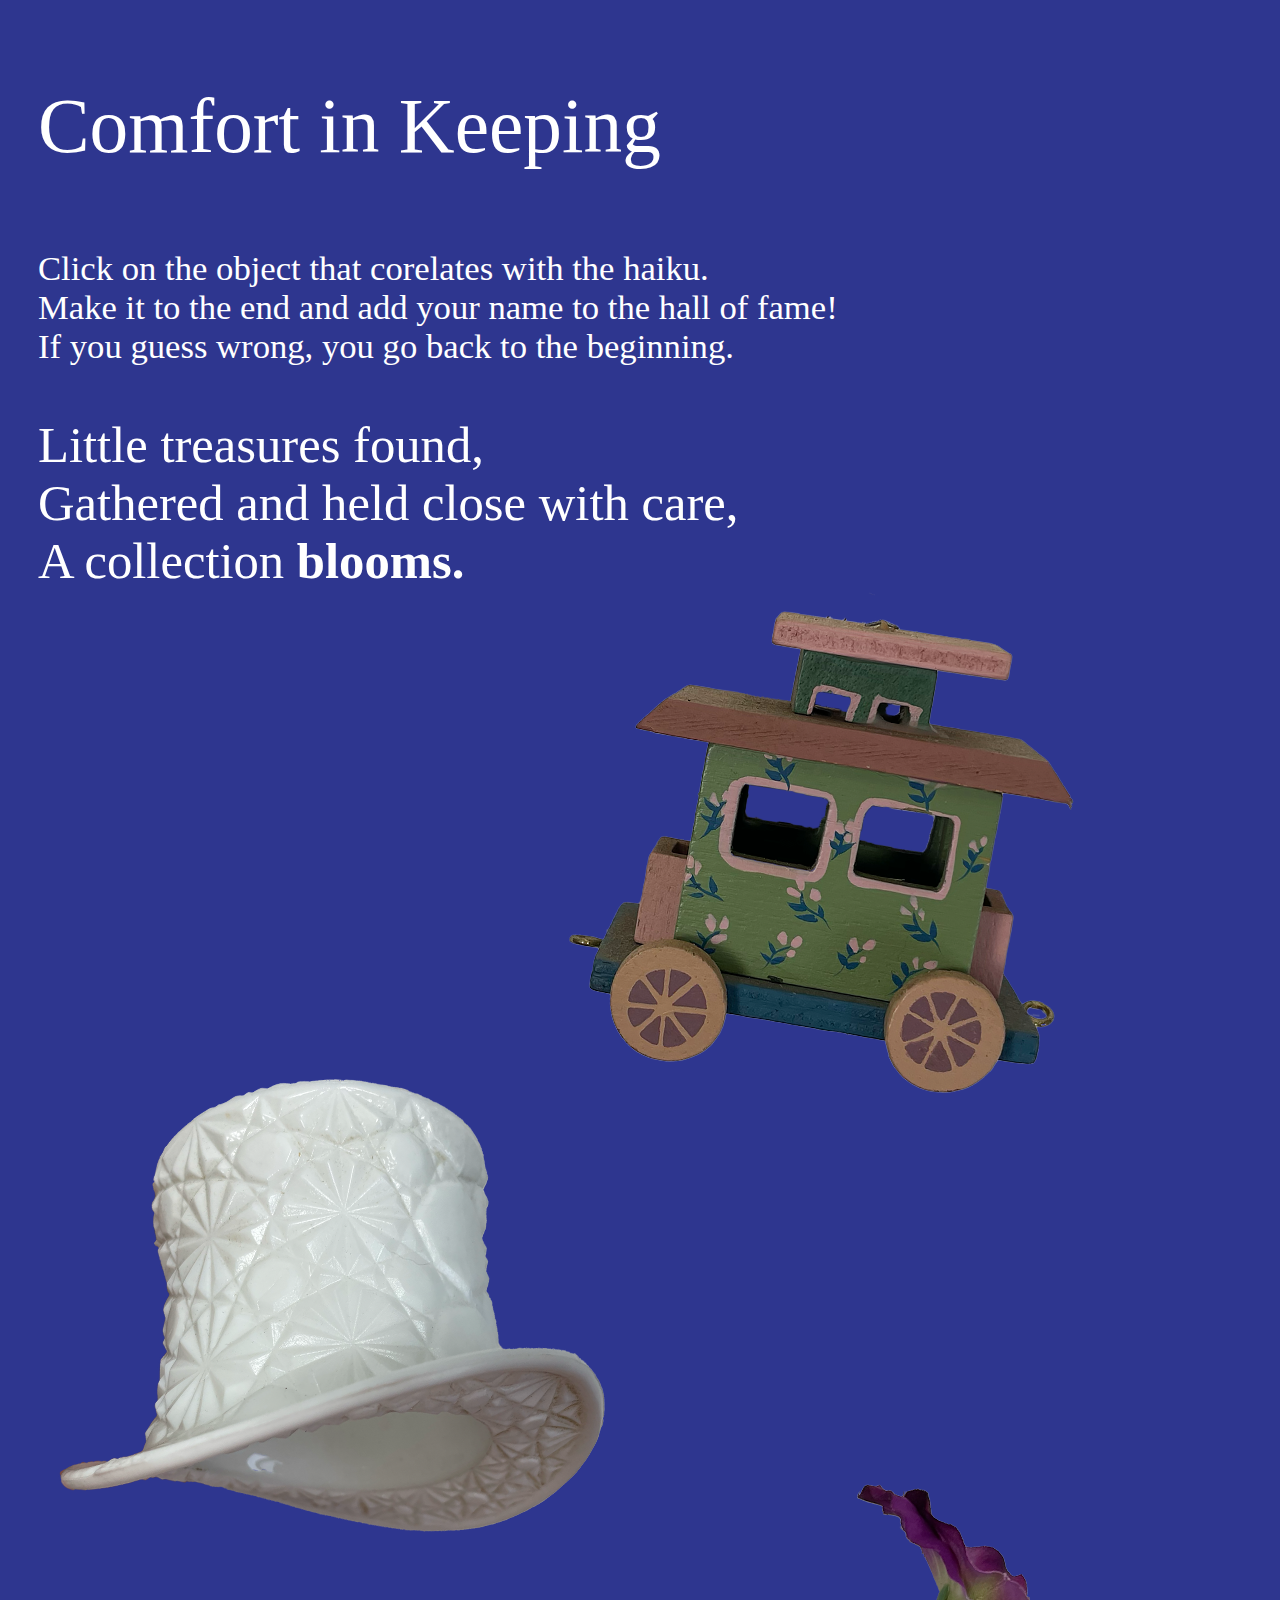
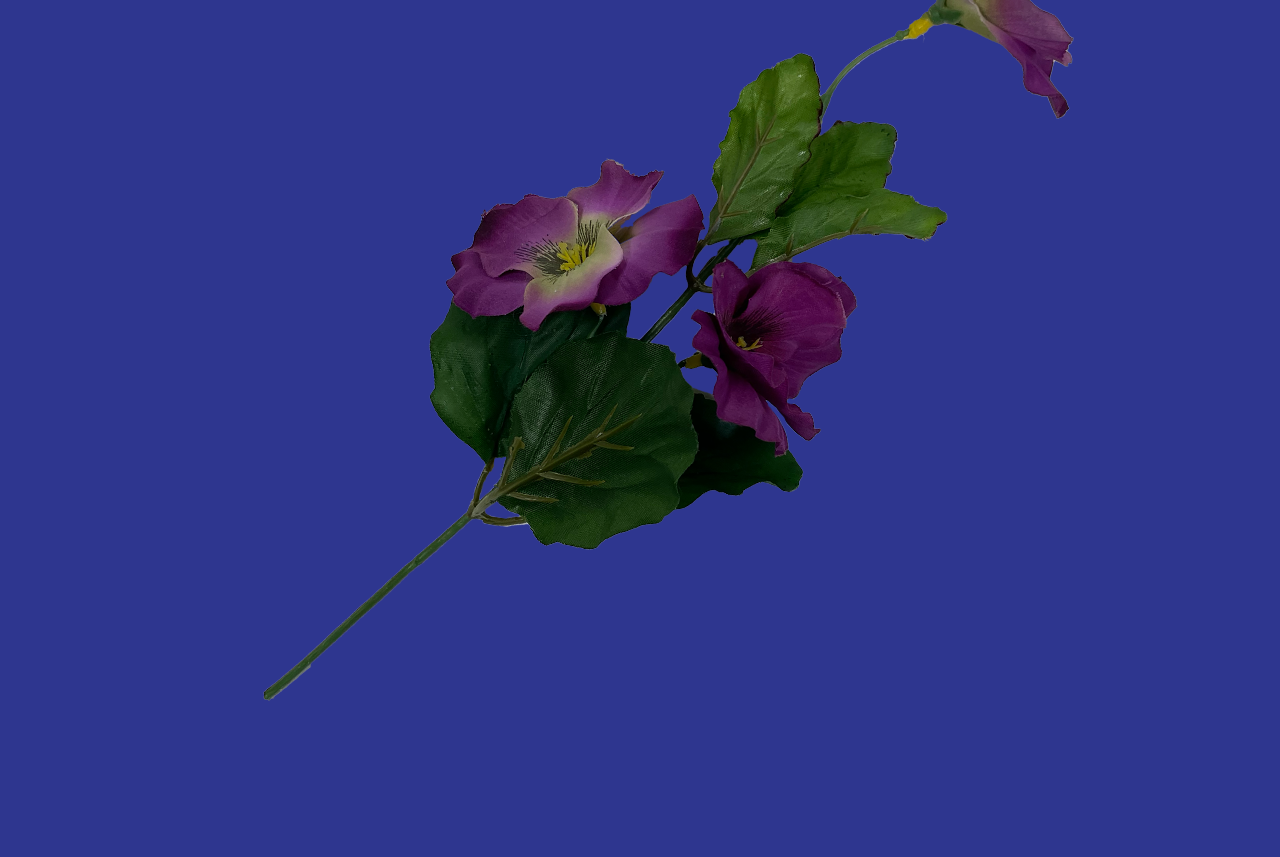
<file: index.html>
<!DOCTYPE html>
<html>
  <head>
  
    <title>Jojo Delgado Senior Project</title>
    <link rel="stylesheet" href="homestyle.css">
    
  </head>

  <body>

<center> 

 <div class="container">
<!-- Image Map Generated by http://www.image-map.net/ -->
<img src="images/page1.png" usemap="#image-map">

<map name="image-map">
    <area target="_blank" alt="" title="" href="https://joselynadelgado.github.io/Jojo-Delgado-Senior-project/page2.html" coords="255,2286,459,2099,473,2054,418,1995,419,1923,473,1799,548,1783,604,1751,656,1760,695,1797,735,1681,801,1644,816,1684,882,1618,931,1586,883,1513,851,1477,913,1481,957,1525,1012,1565,1064,1628,1055,1708,995,1643,936,1612,866,1645,823,1713,883,1715,880,1777,942,1805,926,1831,793,1848,853,1892,838,1948,794,1990,816,2021,790,2046,799,2065,790,2084,752,2077,729,2091,707,2083,652,2116,586,2144,532,2138,517,2119,466,2113,267,2297" shape="poly">
</map>
</div>

</center> 

<div class="left">

<p style= "font-size: 58pt">  Comfort in Keeping </p> 

<p style= "font-size: 26pt"> Click on the object that corelates with the haiku. <br> Make it to the end and add your name to the hall of fame! <br> If you guess wrong, you go back to the beginning. </p> 

<p style= "font-size: 38pt"> Little treasures found, <br>
Gathered and held close with care, <br>
A collection <b> blooms. </b> </p>
</div>


</body>
 
 
</html>
</file>
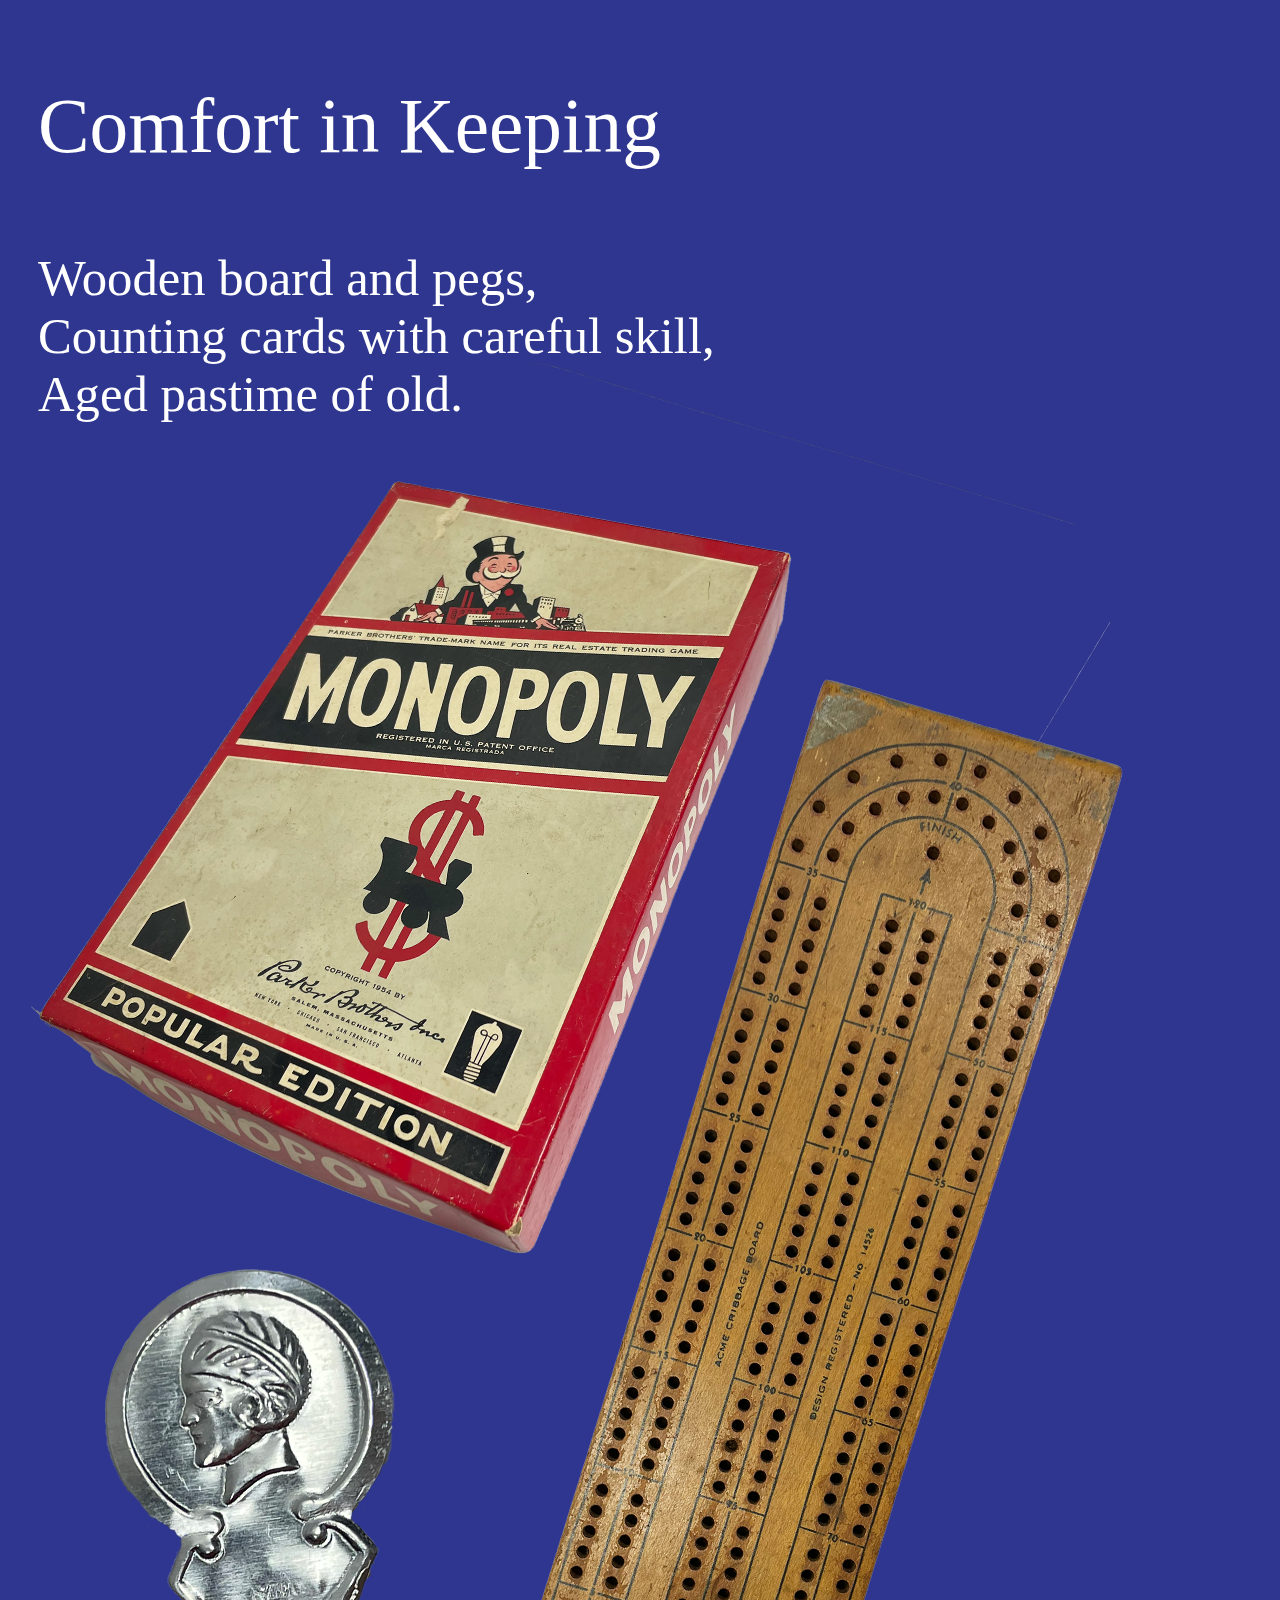
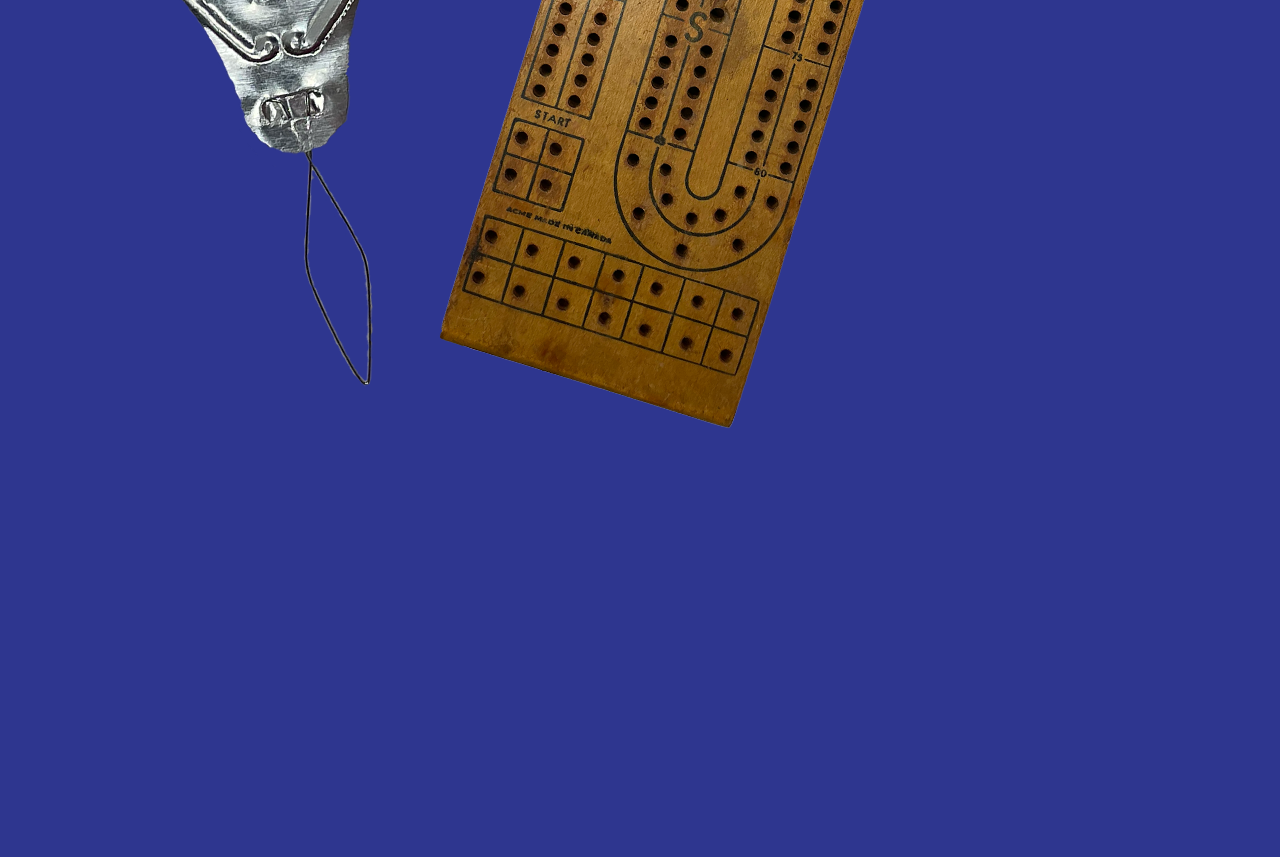
<file: page10.html>
<!DOCTYPE html>
<html>
  <head>
  
    <title>Jojo Delgado Senior Project</title>
    <link rel="stylesheet" href="homestyle.css">
    
  </head>

  <body>

<center> 

 <div class="container">

<!-- Image Map Generated by http://www.image-map.net/ -->
<img src="images/page10.png" usemap="#image-map">

<map name="image-map">
    <area target="" alt="" title="" href="http://comfortinkeeping.com/" coords="25,1005,387,474,781,549,777,611,522,1248,221,1140" shape="poly">
    <area target="" alt="" title="" href="http://comfortinkeeping.com/" coords="346,1509,392,1415,374,1340,310,1282,228,1271,151,1297,108,1354,96,1416,107,1481,161,1527,156,1581,243,1728,294,1749,289,1853,359,1979,366,1852,317,1741,344,1707,348,1608,375,1538" shape="poly">
    <area target="" alt="" title="" href="http://comfortinkeeping.com/page11.html" coords="429,1931,726,2020,1115,762,820,672" shape="poly">
</map>

</div>

</center> 

<div class="left">

<p style= "font-size: 58pt">  Comfort in Keeping </p> 

<p style= "font-size: 38pt"> Wooden board and pegs, <br>
Counting cards with careful skill,<br>

Aged pastime of old.
</div>


</body>
 
 
</html>
</file>
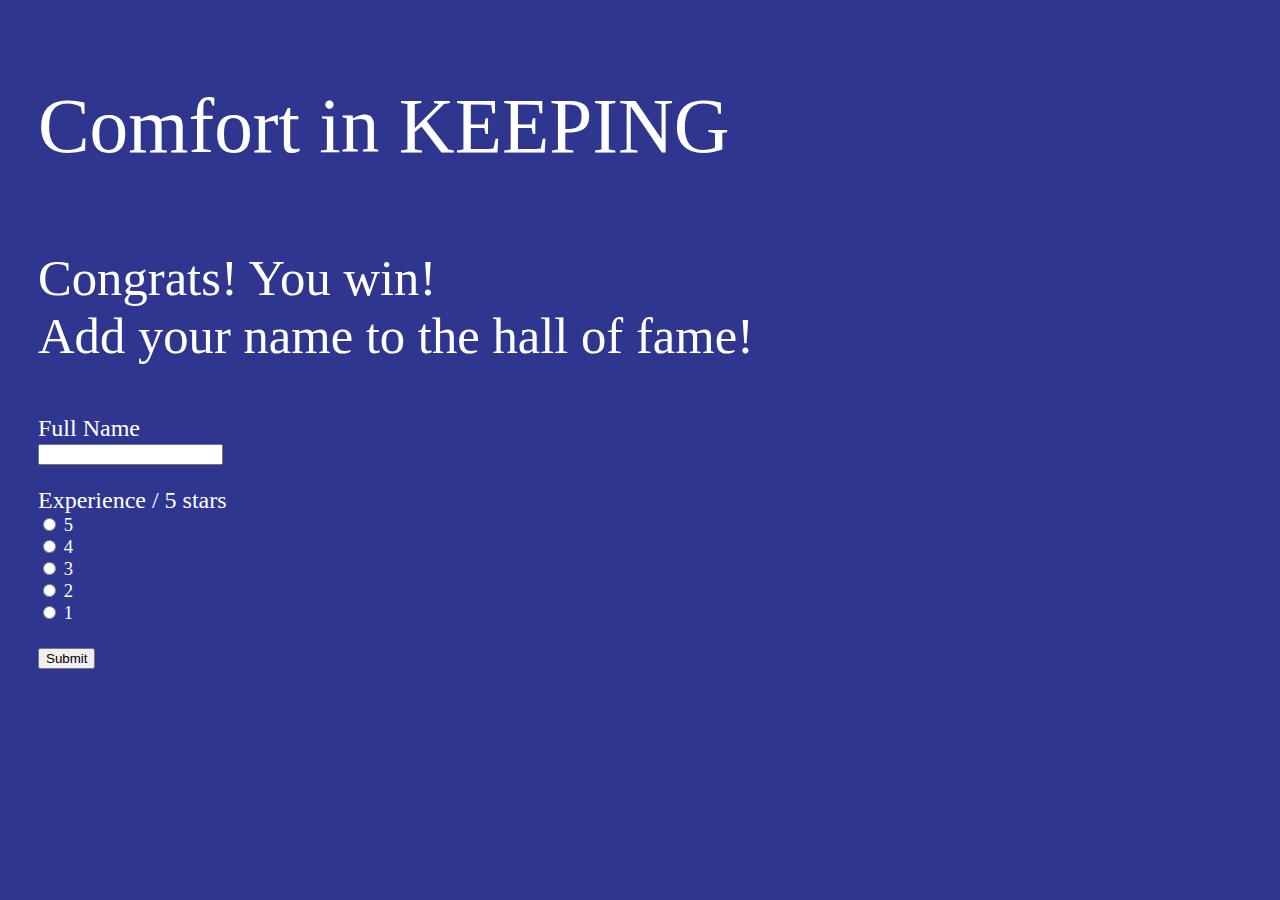
<file: page11.html>
<!DOCTYPE html>
<html>
  <head>
  
    <title>Jojo Delgado Senior Project</title>
    <link rel="stylesheet" href="homestyle.css">

    <script src="https://code.jquery.com/jquery-3.6.4.js" integrity="sha256-a9jBBRygX1Bh5lt8GZjXDzyOB+bWve9EiO7tROUtj/E=" crossorigin="anonymous"></script>

    <script>
function SubForm (){
    $.ajax({
        url:"https://api.apispreadsheets.com/data/JgsvP9ncN0SvP5fA/",
        type:'post',
        data:$("#myForm").serializeArray(),
        success: function(){
          alert("Form Data Submitted :)")
        },
        error: function(){
          alert("There was an error :(")
        }
    });
}
</script>
    
  </head>

  <body>


<div class="left">
<p style= "font-size: 58pt">  Comfort in KEEPING  </p> 
<p style= "font-size: 38pt"> Congrats! You win! <br>
  Add your name to the hall of fame! </p>

<form id="myForm">
    <label style= "font-size: 18pt" >Full Name</label>
    <br/>
    <input name="full_name" />
    <br/>
    <br>
    <label style= "font-size: 18pt" >Experience / 5 stars</label>
    <br/>
    <input type="radio" id="rating" name="rating" value="5" /> 5<br/>
    <input type="radio" id="rating" name="rating" value="4" /> 4<br/>
    <input type="radio" id="rating" name="rating" value="3" /> 3<br/>
    <input type="radio" id="rating" name="rating" value="2" /> 2<br/>
    <input type="radio" id="rating" name="rating" value="1" /> 1<br/>
   <br>
 </form>

 <button onclick="SubForm()">Submit</button>


</div>


</body>
 
 
</html>
</file>
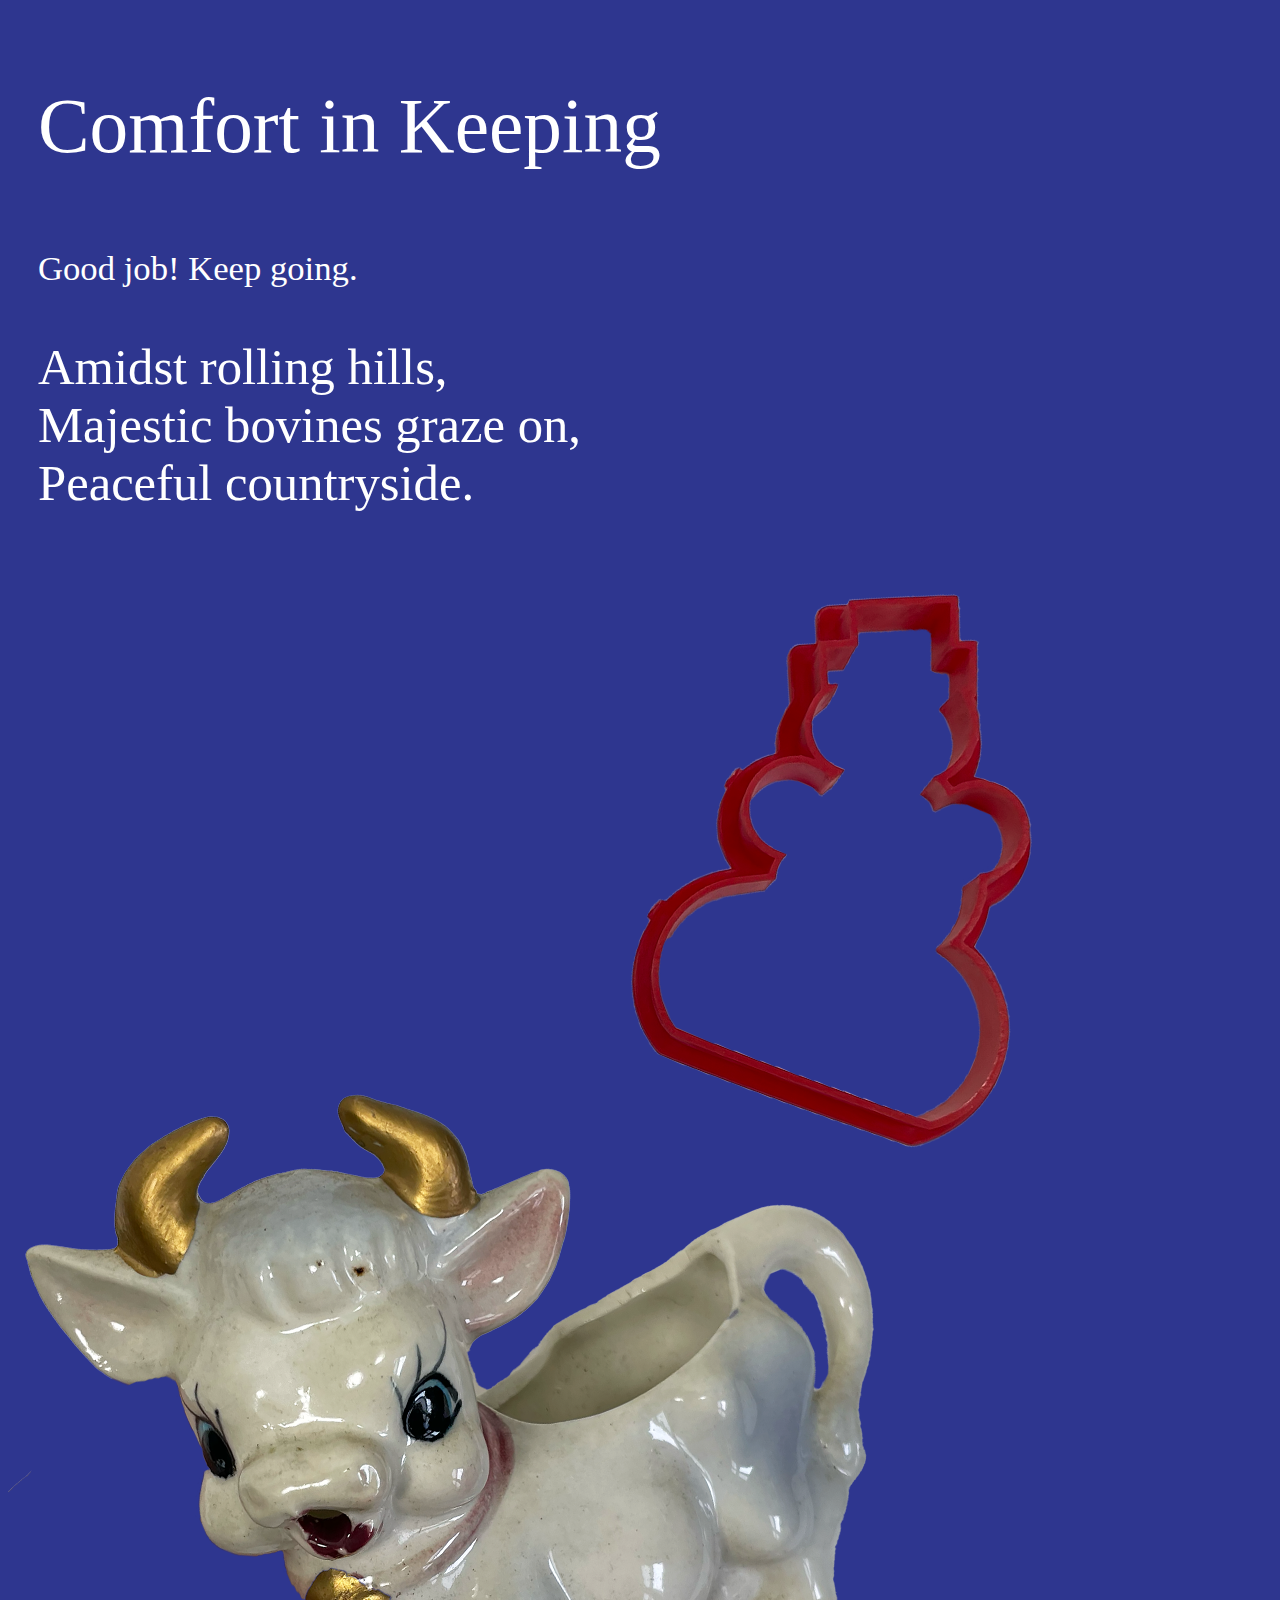
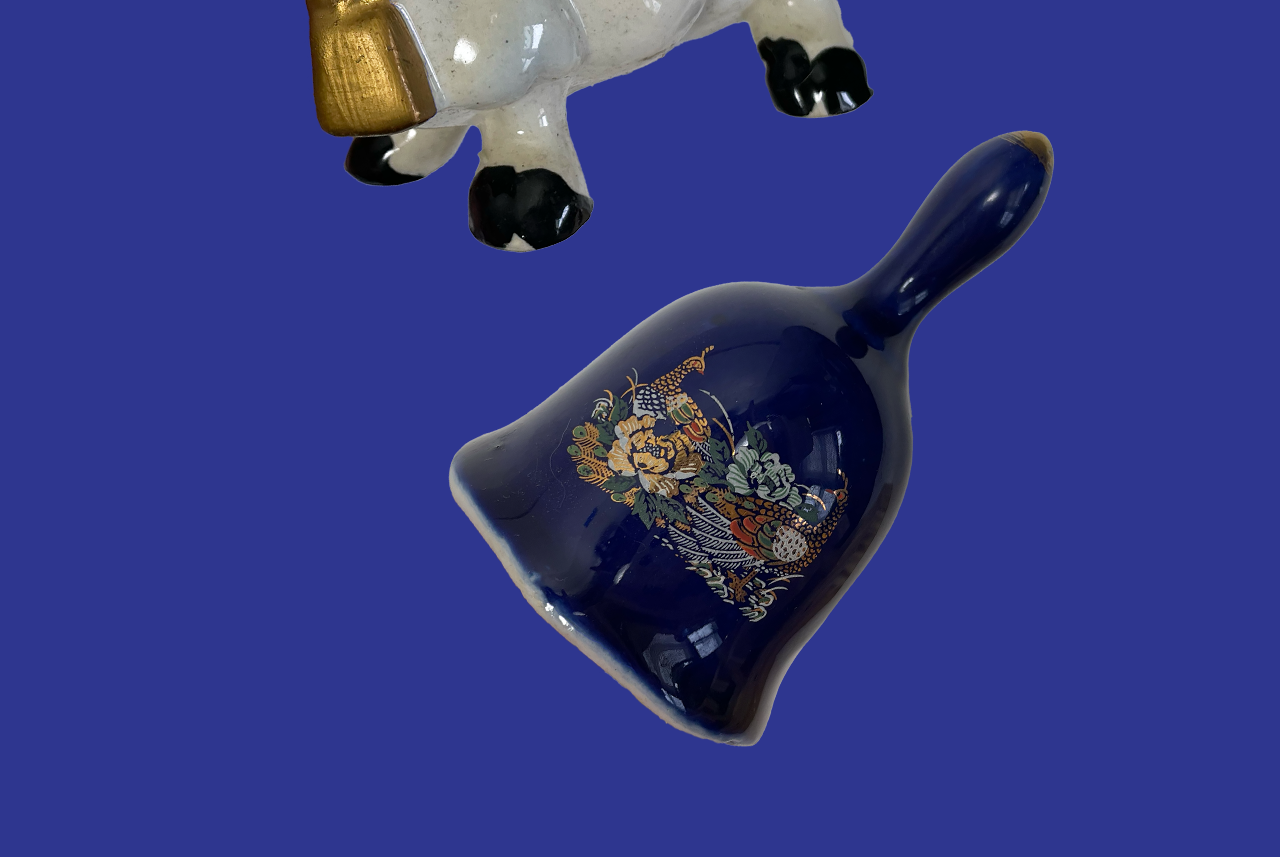
<file: page2.html>
<!DOCTYPE html>
<html>
  <head>
  
    <title>Jojo Delgado Senior Project</title>
    <link rel="stylesheet" href="homestyle.css">
    
  </head>

  <body>

<center> 

 <div class="container">

<!-- Image Map Generated by http://www.image-map.net/ -->
<img src="images/page2.png" usemap="#image-map">

<map name="image-map">
    <area target="" alt="" title="" href="https://joselynadelgado.github.io/Jojo-Delgado-Senior-project/index.html" coords="807,593,947,583,978,759,1027,814,999,893,972,941,1005,1022,976,1104,910,1139,647,1042,629,940,679,875,728,853,711,784,769,742,781,642,813,634" shape="poly">
    <area target="" alt="" title="" href="https://joselynadelgado.github.io/Jojo-Delgado-Senior-project/index.html" coords="448,2039,702,1873,839,1877,990,1726,1039,1728,1033,1791,903,1928,903,2061,782,2256,747,2339,598,2266,490,2150,441,2078" shape="poly">
    <area target="" alt="" title="" href="https://joselynadelgado.github.io/Jojo-Delgado-Senior-project/page3.html" coords="216,1124,192,1197,365,1168,330,1094,449,1120,470,1187,556,1161,556,1249,466,1335,478,1379,547,1317,716,1217,802,1200,860,1283,849,1404,856,1464,836,1510,828,1579,866,1682,783,1709,742,1613,559,1688,589,1798,537,1839,462,1826,472,1717,394,1779,336,1762,349,1726,314,1720,299,1589,261,1548,196,1527,196,1462,167,1367,120,1382,40,1301,21,1242,110,1239,114,1166,203,1110" shape="poly">
</map>

</div>

</center> 

<div class="left">

<p style= "font-size: 58pt">  Comfort in Keeping </p> 

<p style= "font-size: 26pt"> Good job! Keep going. </p> 

<p style= "font-size: 38pt"> Amidst rolling hills, <br>
Majestic bovines graze on, <br>
Peaceful countryside.
</div>


</body>
 
 
</html>
</file>
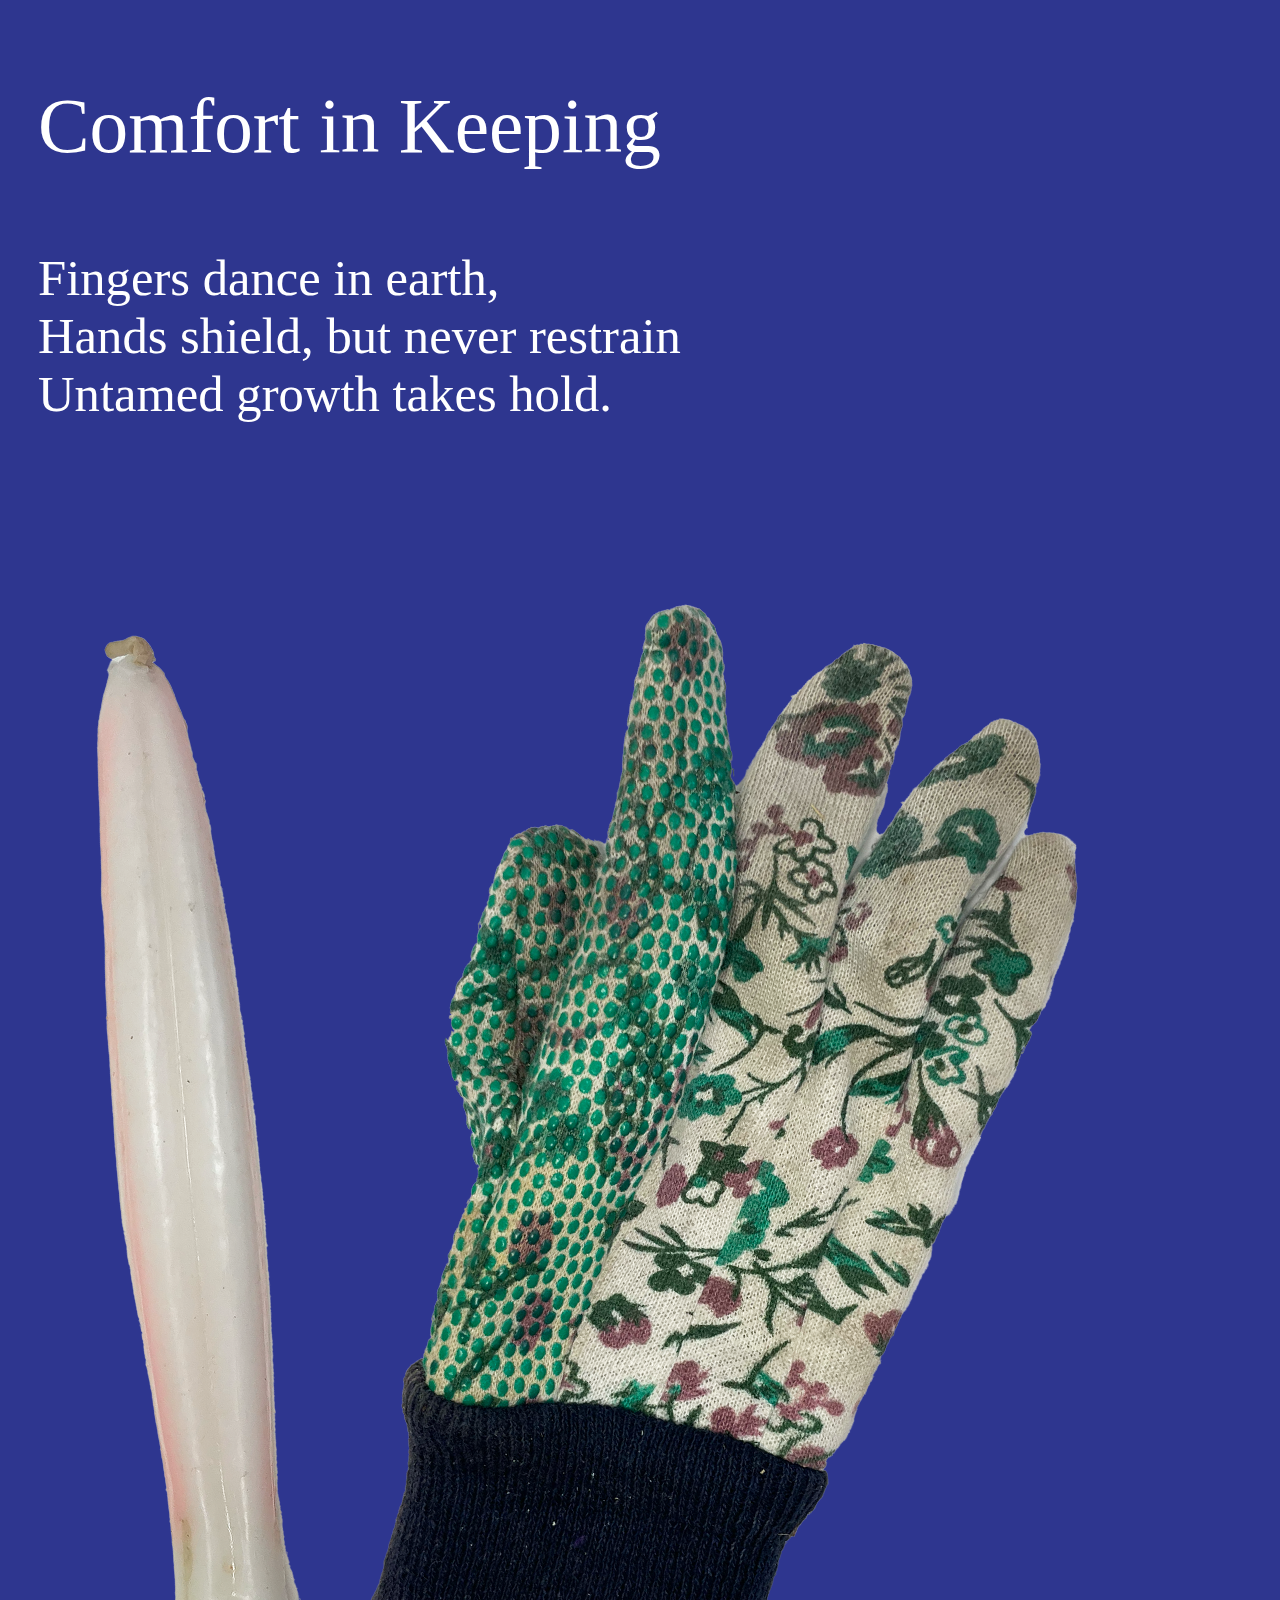
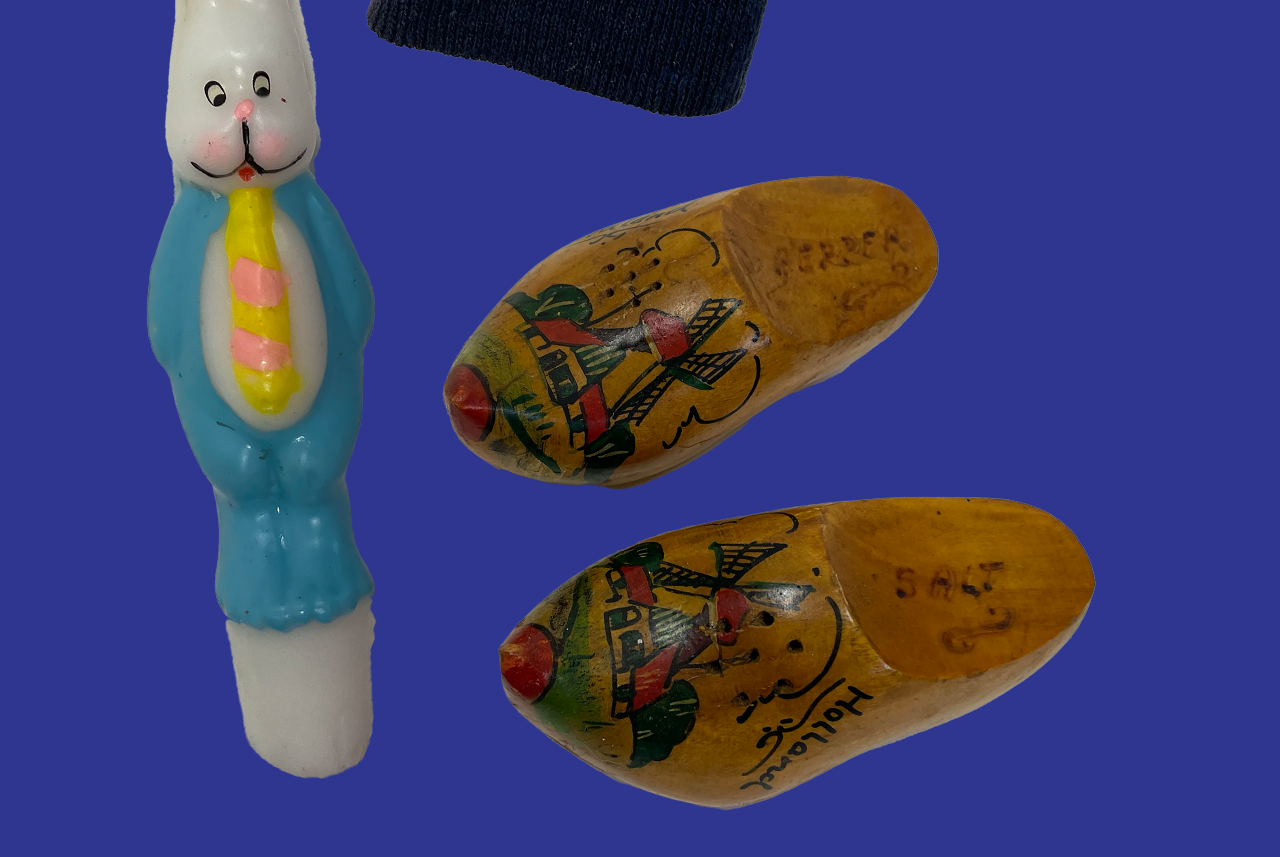
<file: page3.html>
<!DOCTYPE html>
<html>
  <head>
  
    <title>Jojo Delgado Senior Project</title>
    <link rel="stylesheet" href="homestyle.css">
    
  </head>

  <body>

<center> 

 <div class="container">

<!-- Image Map Generated by http://www.image-map.net/ -->
<img src="images/page3.png" usemap="#image-map">

<map name="image-map">
    <area target="" alt="" title="" href="https://joselynadelgado.github.io/Jojo-Delgado-Senior-project/index.html" coords="215,2216,241,2338,318,2366,359,2347,360,2189,338,2063,364,1882,307,1761,271,1503,239,1072,196,797,152,656,101,660,91,833,108,1168,166,1537,160,1727,176,1779,135,1912,158,1959,207,2080" shape="poly">
    <area target="" alt="" title="" href="https://joselynadelgado.github.io/Jojo-Delgado-Senior-project/index.html" coords="493,2246,504,2299,675,2393,742,2394,863,2341,1059,2240,1091,2173,1040,2099,974,2083,934,1848,903,1786,839,1766,757,1773,677,1789,586,1817,511,1873,444,1942,438,1992,455,2037,511,2066" shape="poly">
    <area target="" alt="" title="" href="https://joselynadelgado.github.io/Jojo-Delgado-Senior-project/page4.html" coords="359,1620,647,1705,733,1692,776,1533,819,1464,966,1149,1067,897,1068,834,1027,822,1035,747,999,712,878,811,910,667,861,637,796,683,722,784,710,628,681,599,637,611,608,837,535,811,493,844,453,949,441,1035,467,1162,412,1338,392,1394,403,1469" shape="poly">
</map>

</div>

</center> 

<div class="left">

<p style= "font-size: 58pt">  Comfort in Keeping </p> 

<p style= "font-size: 38pt"> Fingers dance in earth, <br>
Hands shield, but never restrain <br>
Untamed growth takes hold.
</div>


</body>
 
 
</html>
</file>
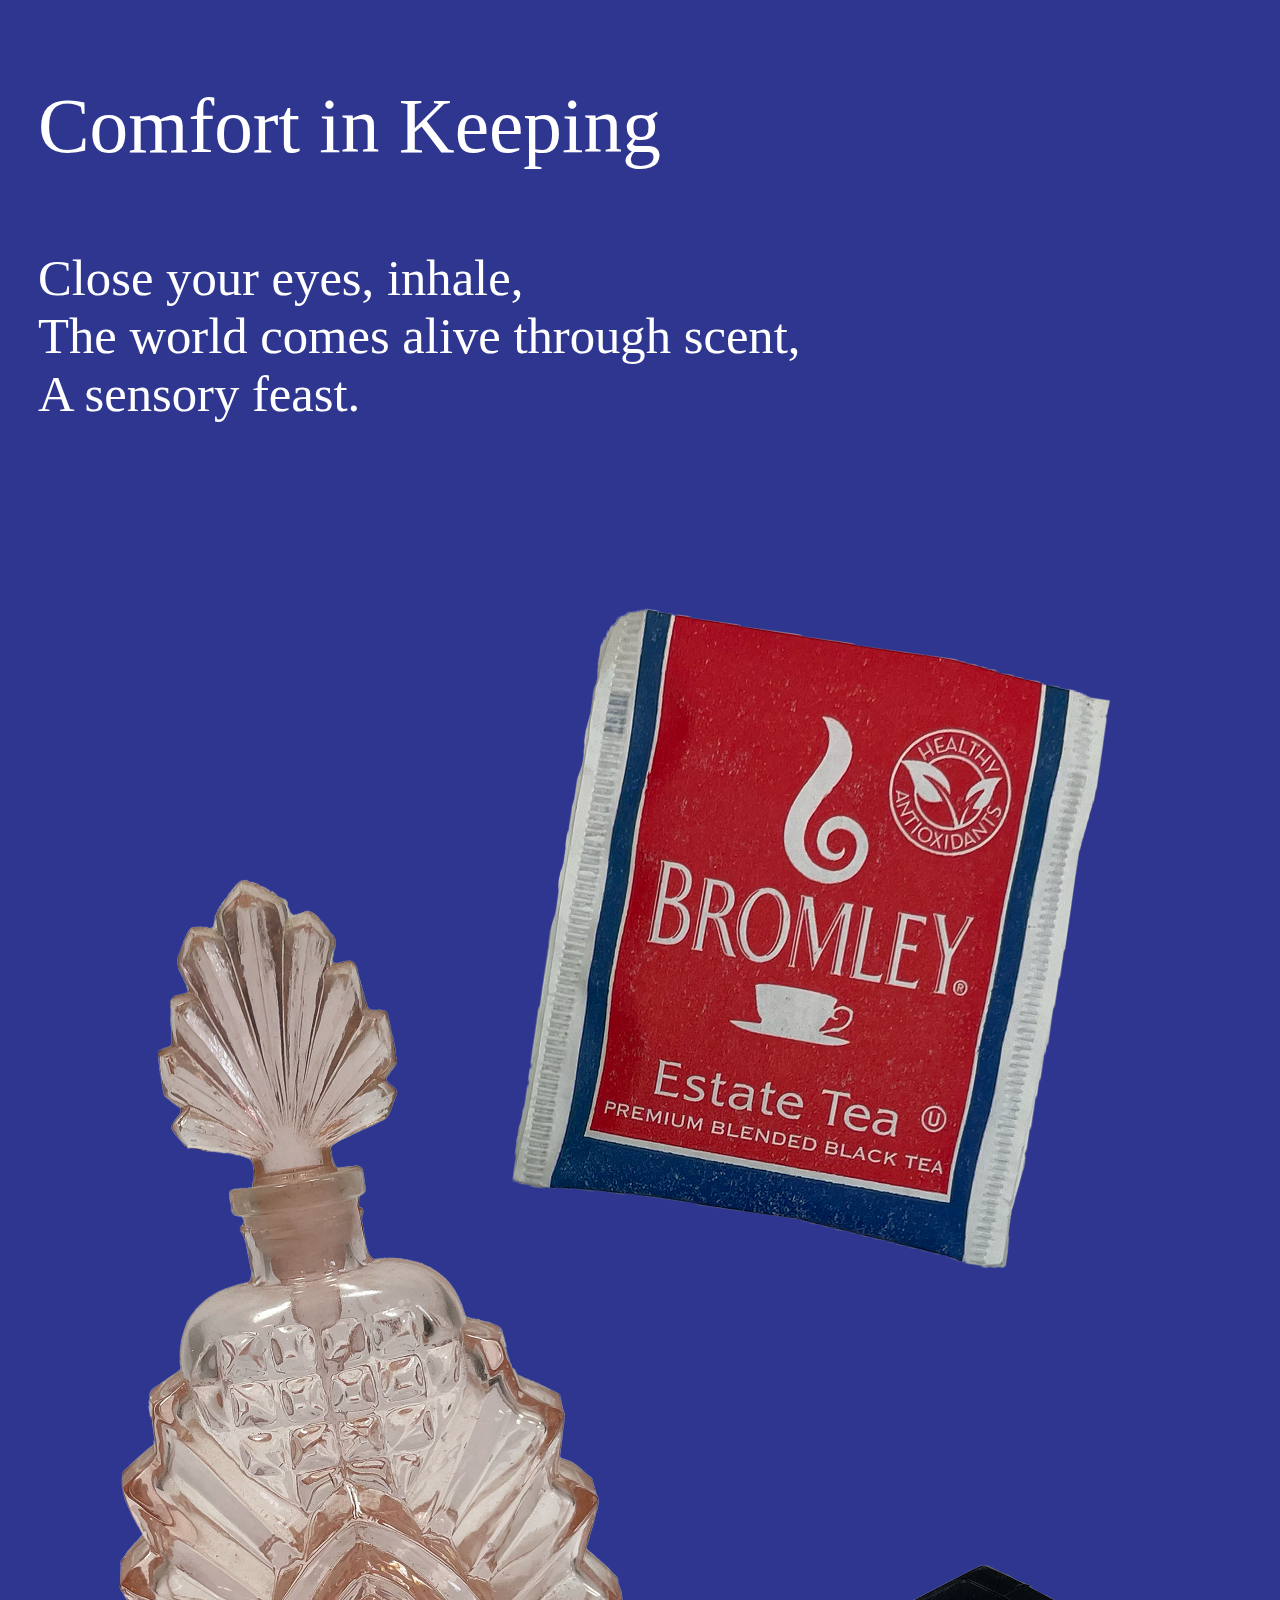
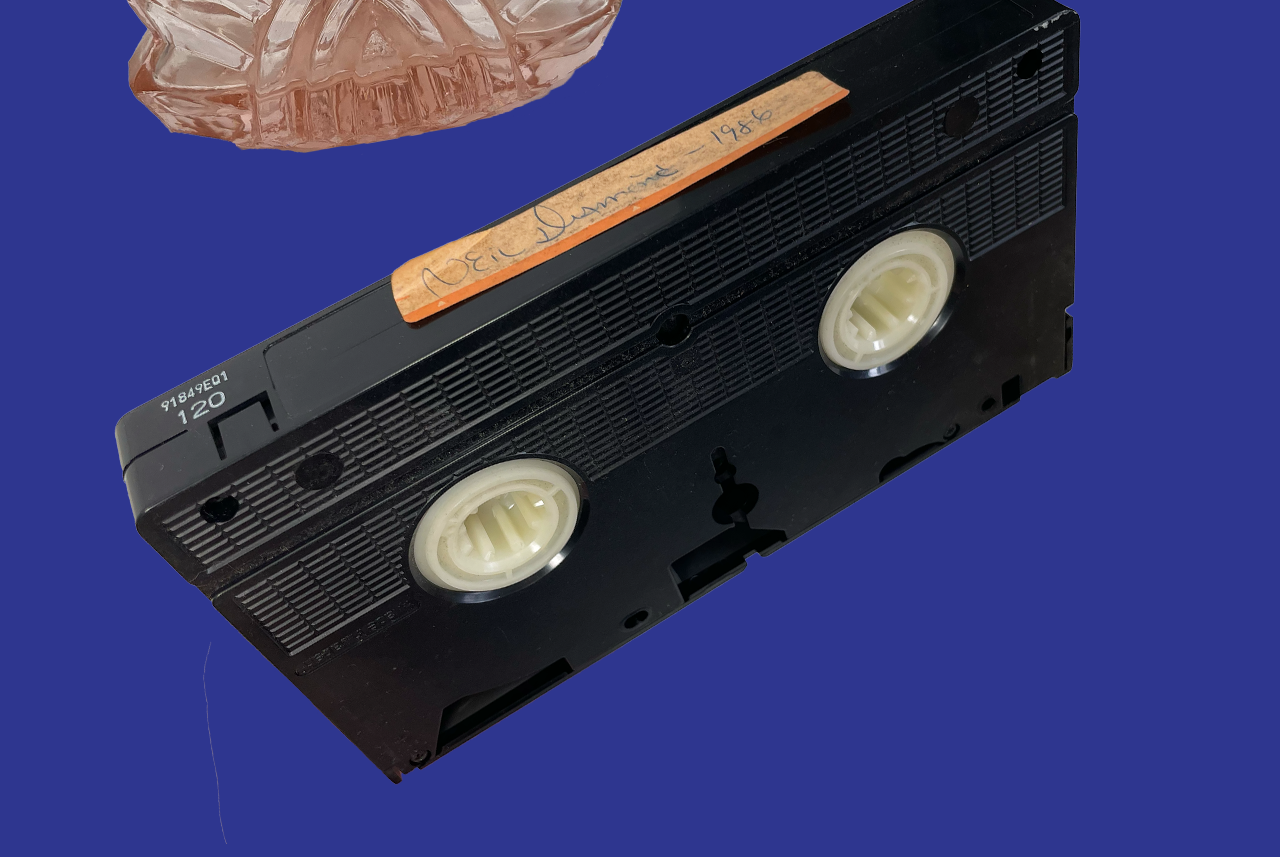
<file: page4.html>
<!DOCTYPE html>
<html>
  <head>
  
    <title>Jojo Delgado Senior Project</title>
    <link rel="stylesheet" href="homestyle.css">
    
  </head>

  <body>

<center> 

 <div class="container">

<!-- Image Map Generated by http://www.image-map.net/ -->
<img src="images/page4.png" usemap="#image-map">

<map name="image-map">
    <area target="" alt="" title="" href="https://joselynadelgado.github.io/Jojo-Delgado-Senior-project/index.html" coords="111,2026,114,2105,379,2374,1058,1962,1069,1601,975,1557" shape="poly">
    <area target="" alt="" title="" href="https://joselynadelgado.github.io/Jojo-Delgado-Senior-project/index.html" coords="601,603,501,1165,989,1257,1105,691" shape="poly">
    <area target="" alt="" title="" href="https://joselynadelgado.github.io/Jojo-Delgado-Senior-project/page5.html" coords="118,1677,170,1731,259,1745,414,1726,540,1683,590,1647,615,1576,579,1540,585,1471,556,1453,552,1386,509,1366,492,1320,460,1308,430,1266,369,1253,351,1187,352,1161,334,1159,328,1139,383,1107,388,1080,380,1007,345,953,297,897,237,873,182,925,160,1002,154,1084,174,1102,162,1123,182,1140,245,1156,243,1179,219,1186,243,1272,181,1308,168,1360,142,1383,147,1437,113,1467,137,1526,109,1552,142,1621" shape="poly">
</map>

</div>

</center> 

<div class="left">

<p style= "font-size: 58pt">  Comfort in Keeping </p> 

<p style= "font-size: 38pt"> Close your eyes, inhale, <br>
The world comes alive through scent, <br>
A sensory feast.
</div>


</body>
 
 
</html>
</file>
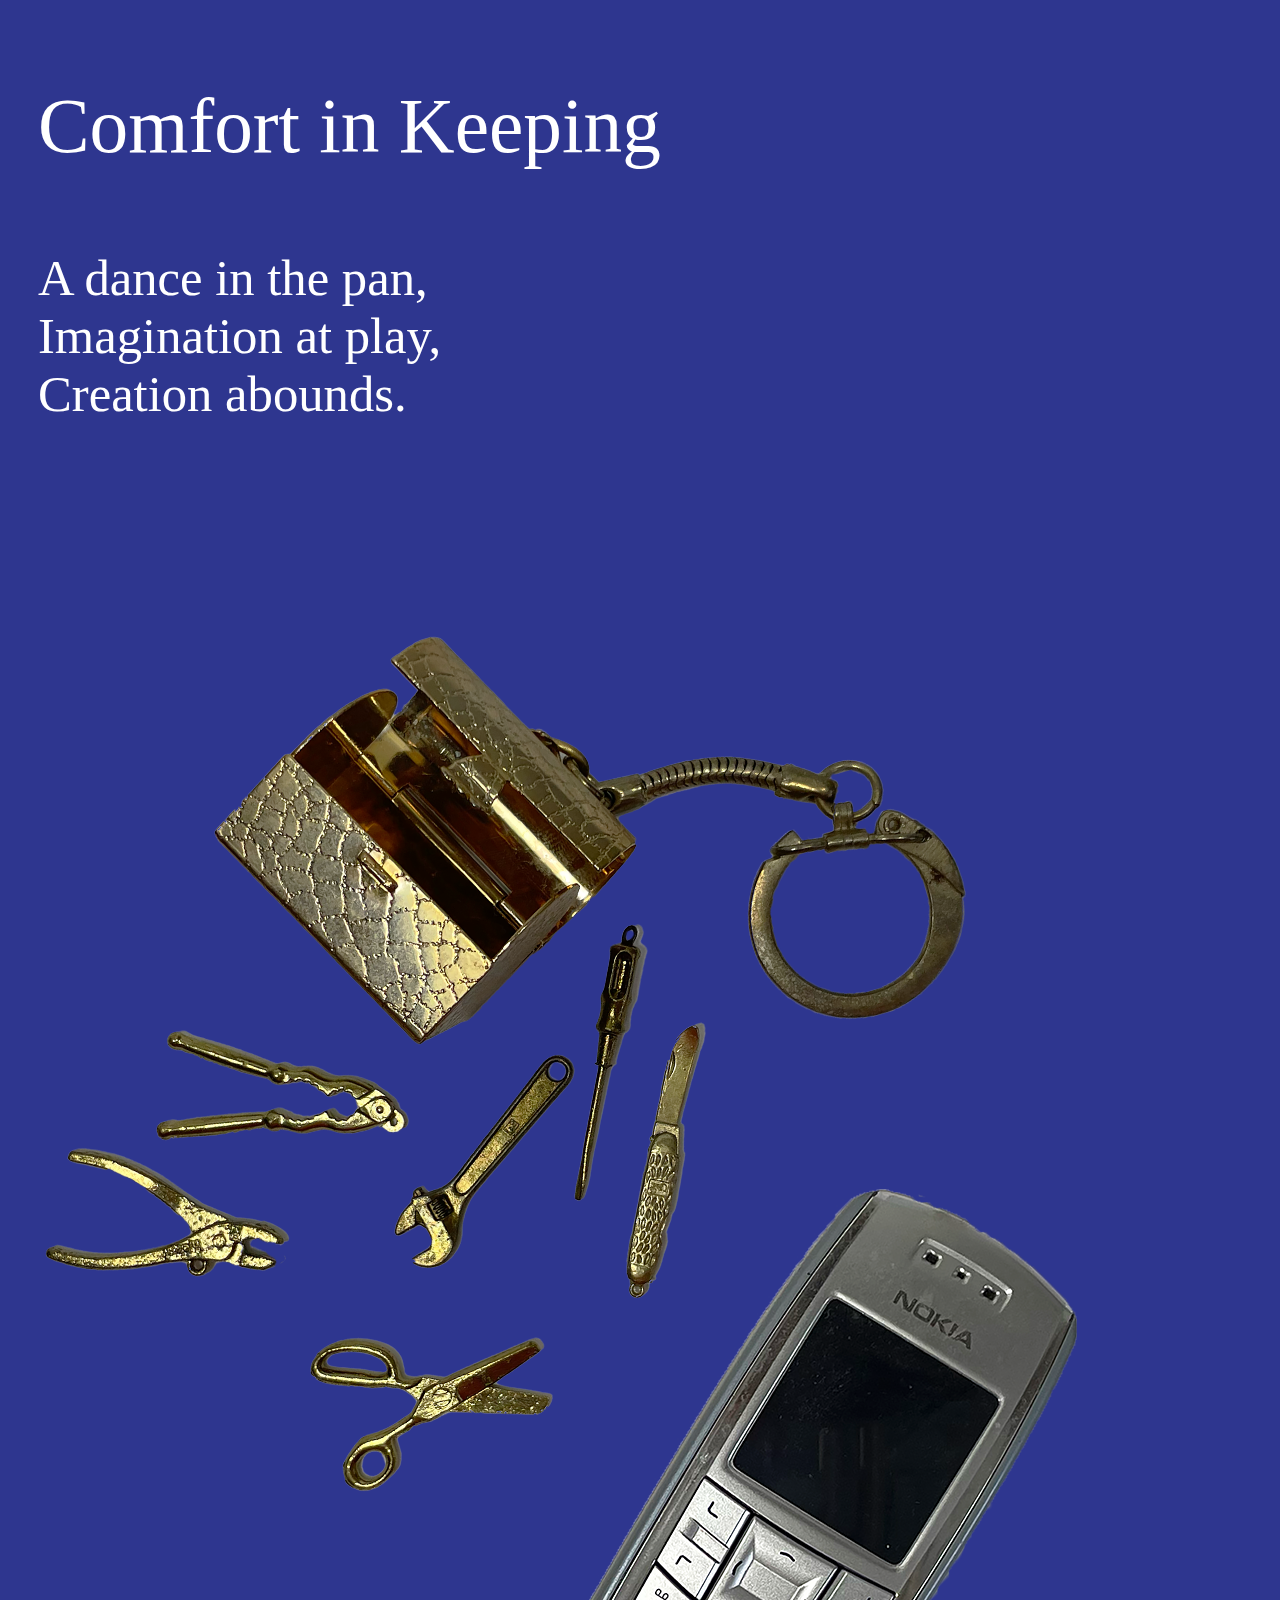
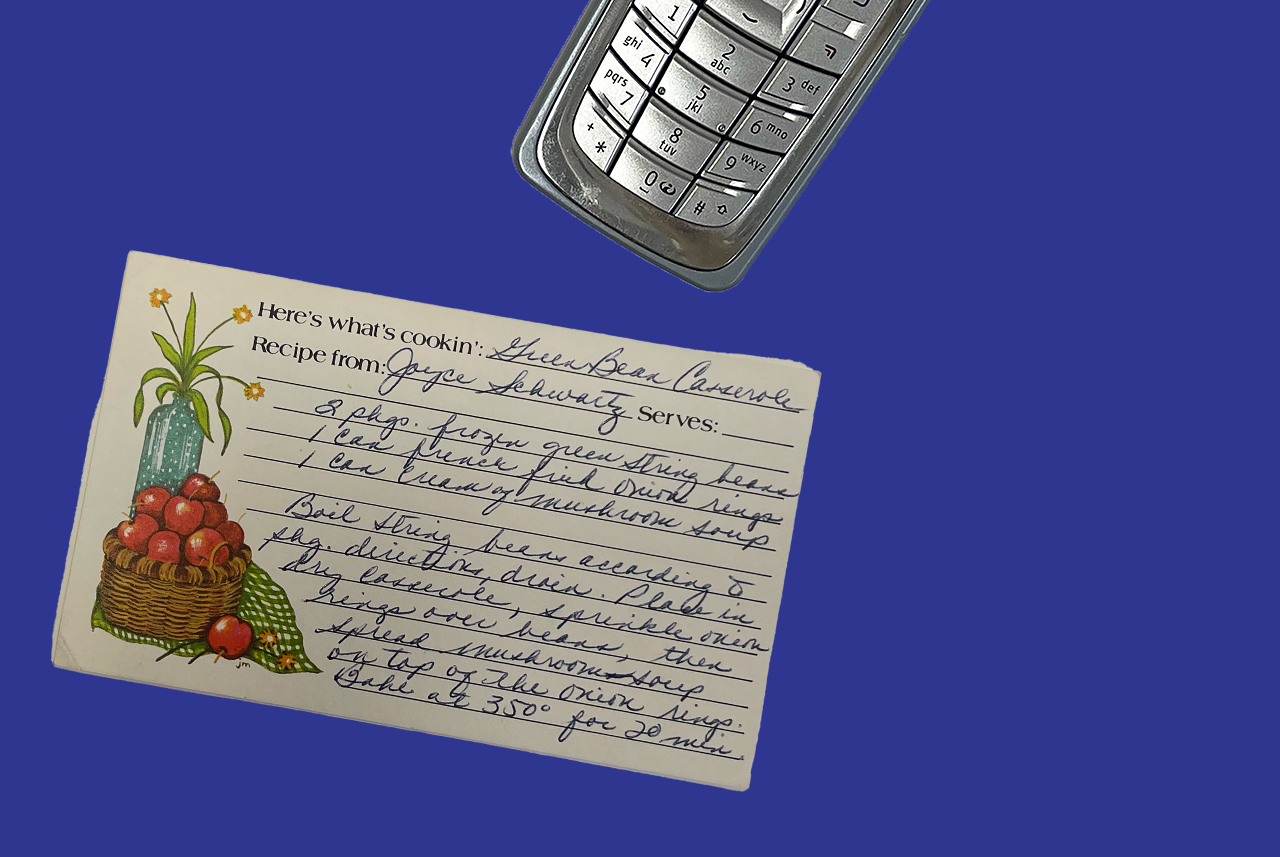
<file: page5.html>
<!DOCTYPE html>
<html>
  <head>
  
    <title>Jojo Delgado Senior Project</title>
    <link rel="stylesheet" href="homestyle.css">
    
  </head>

  <body>

<center> 

 <div class="container">

<!-- Image Map Generated by http://www.image-map.net/ -->
<img src="images/page5.png" usemap="#image-map">

<map name="image-map">
    <area target="" alt="" title="" href="https://joselynadelgado.github.io/Jojo-Delgado-Senior-project/index.html" coords="201,816,416,628,597,772,746,748,901,793,957,894,941,954,889,996,827,1003,737,923,694,1048,639,1282,536,1393,353,1478,309,1365,228,1262,34,1248,63,1145,174,1023,401,1029" shape="poly">
    <area target="" alt="" title="" href="https://joselynadelgado.github.io/Jojo-Delgado-Senior-project/index.html" coords="500,1744,848,1189,986,1226,1069,1314,867,1678,710,1886" shape="poly">
    <area target="" alt="" title="" href="https://joselynadelgado.github.io/Jojo-Delgado-Senior-project/page6.html" coords="43,2256,121,1848,812,1964,740,2385" shape="poly">
</map>

</div>

</center> 

<div class="left">

<p style= "font-size: 58pt">  Comfort in Keeping </p> 

<p style= "font-size: 38pt"> A dance in the pan, <br>
Imagination at play, <br>
Creation abounds.
</div>


</body>
 
 
</html>
</file>
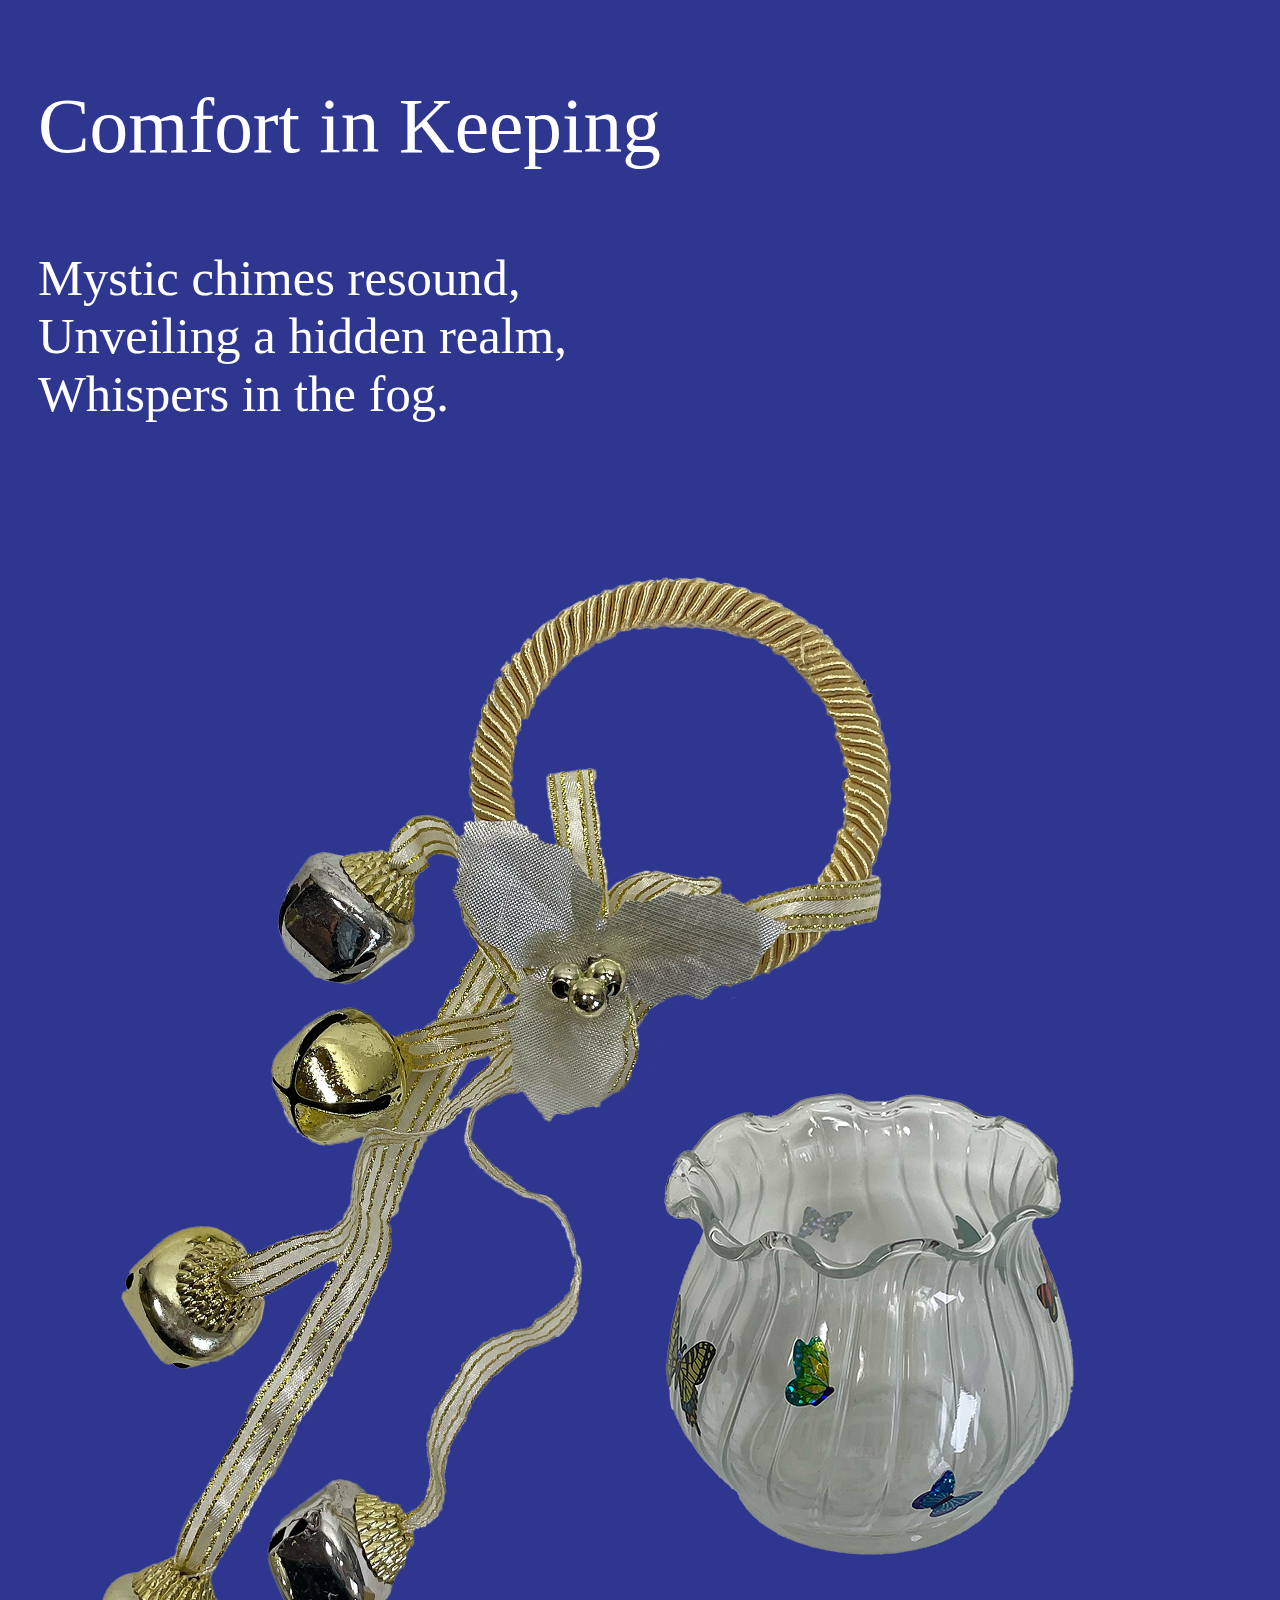
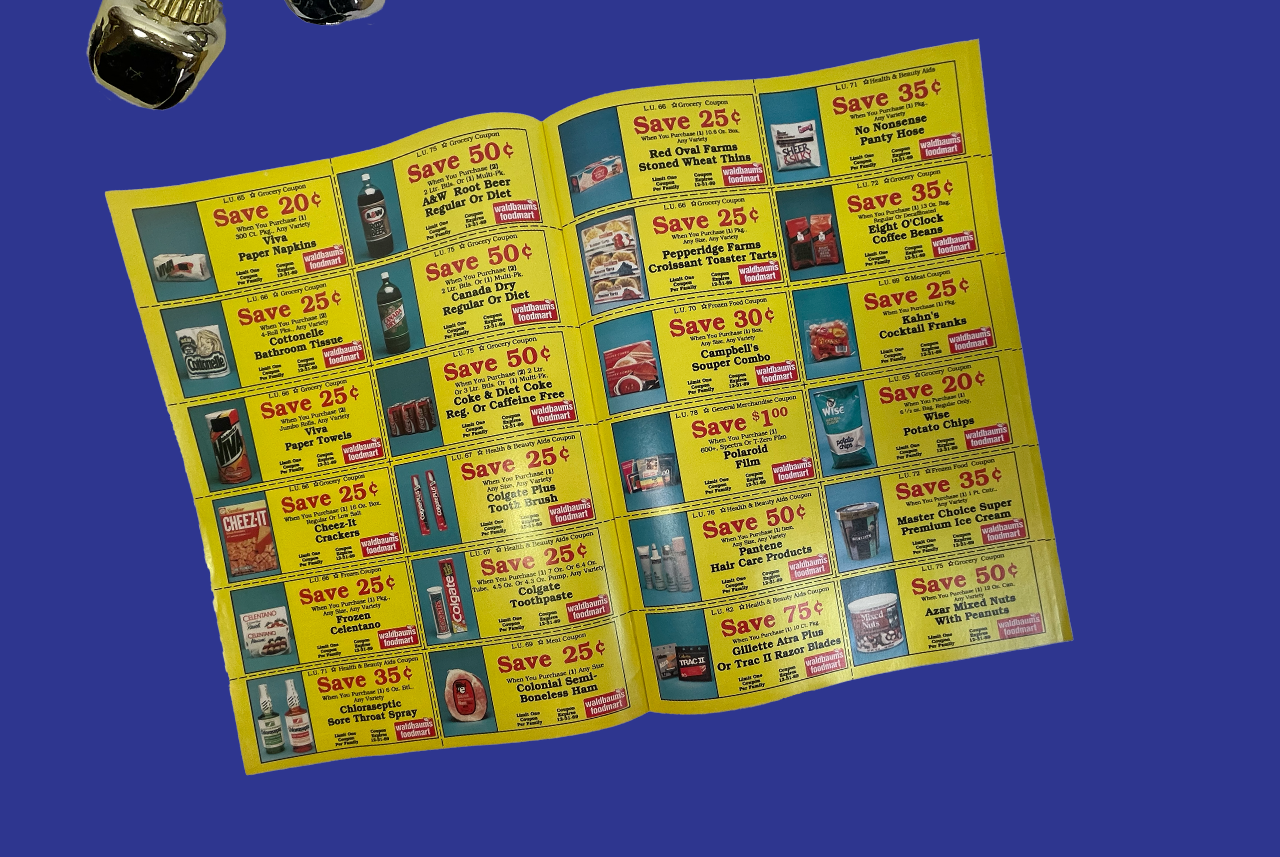
<file: page6.html>
<!DOCTYPE html>
<html>
  <head>
  
    <title>Jojo Delgado Senior Project</title>
    <link rel="stylesheet" href="homestyle.css">
    
  </head>

  <body>

<center> 

 <div class="container">

<!-- Image Map Generated by http://www.image-map.net/ -->
<img src="images/page6.png" usemap="#image-map">

<map name="image-map">
    <area target="" alt="" title="" href="https://joselynadelgado.github.io/Jojo-Delgado-Senior-project/index.html" coords="98,1784,240,2359,1064,2234,969,1634" shape="poly">
    <area target="" alt="" title="" href="https://joselynadelgado.github.io/Jojo-Delgado-Senior-project/index.html" coords="691,1225,653,1370,733,1489,769,1527,866,1544,965,1517,993,1486,1060,1405,1065,1332,1023,1216,1052,1203,1044,1137,946,1099,865,1096,798,1091,730,1106,674,1151,658,1199,692,1208" shape="poly">
    <area target="" alt="" title="" href="https://joselynadelgado.github.io/Jojo-Delgado-Senior-project/page7.html" coords="256,1551,291,1612,364,1603,407,1528,440,1491,450,1417,503,1349,567,1314,569,1250,552,1196,511,1171,466,1120,490,1093,517,1087,536,1111,611,1086,633,1016,674,985,758,964,826,920,874,837,856,673,777,600,673,574,603,584,513,637,465,712,458,823,402,814,363,848,306,848,272,921,319,970,355,968,340,1006,286,1036,263,1076,310,1131,355,1125,326,1222,244,1242,200,1218,159,1231,116,1274,148,1349,188,1359,229,1344,256,1294,322,1262,232,1417,166,1551,105,1577,81,1652,104,1686,160,1706,201,1656,220,1637,204,1578,291,1416,316,1473" shape="poly">
</map>

</div>

</center> 

<div class="left">

<p style= "font-size: 58pt">  Comfort in Keeping </p> 

<p style= "font-size: 38pt"> Mystic chimes resound, <br>
Unveiling a hidden realm, <br>
Whispers in the fog.
</div>


</body>
 
 
</html>
</file>
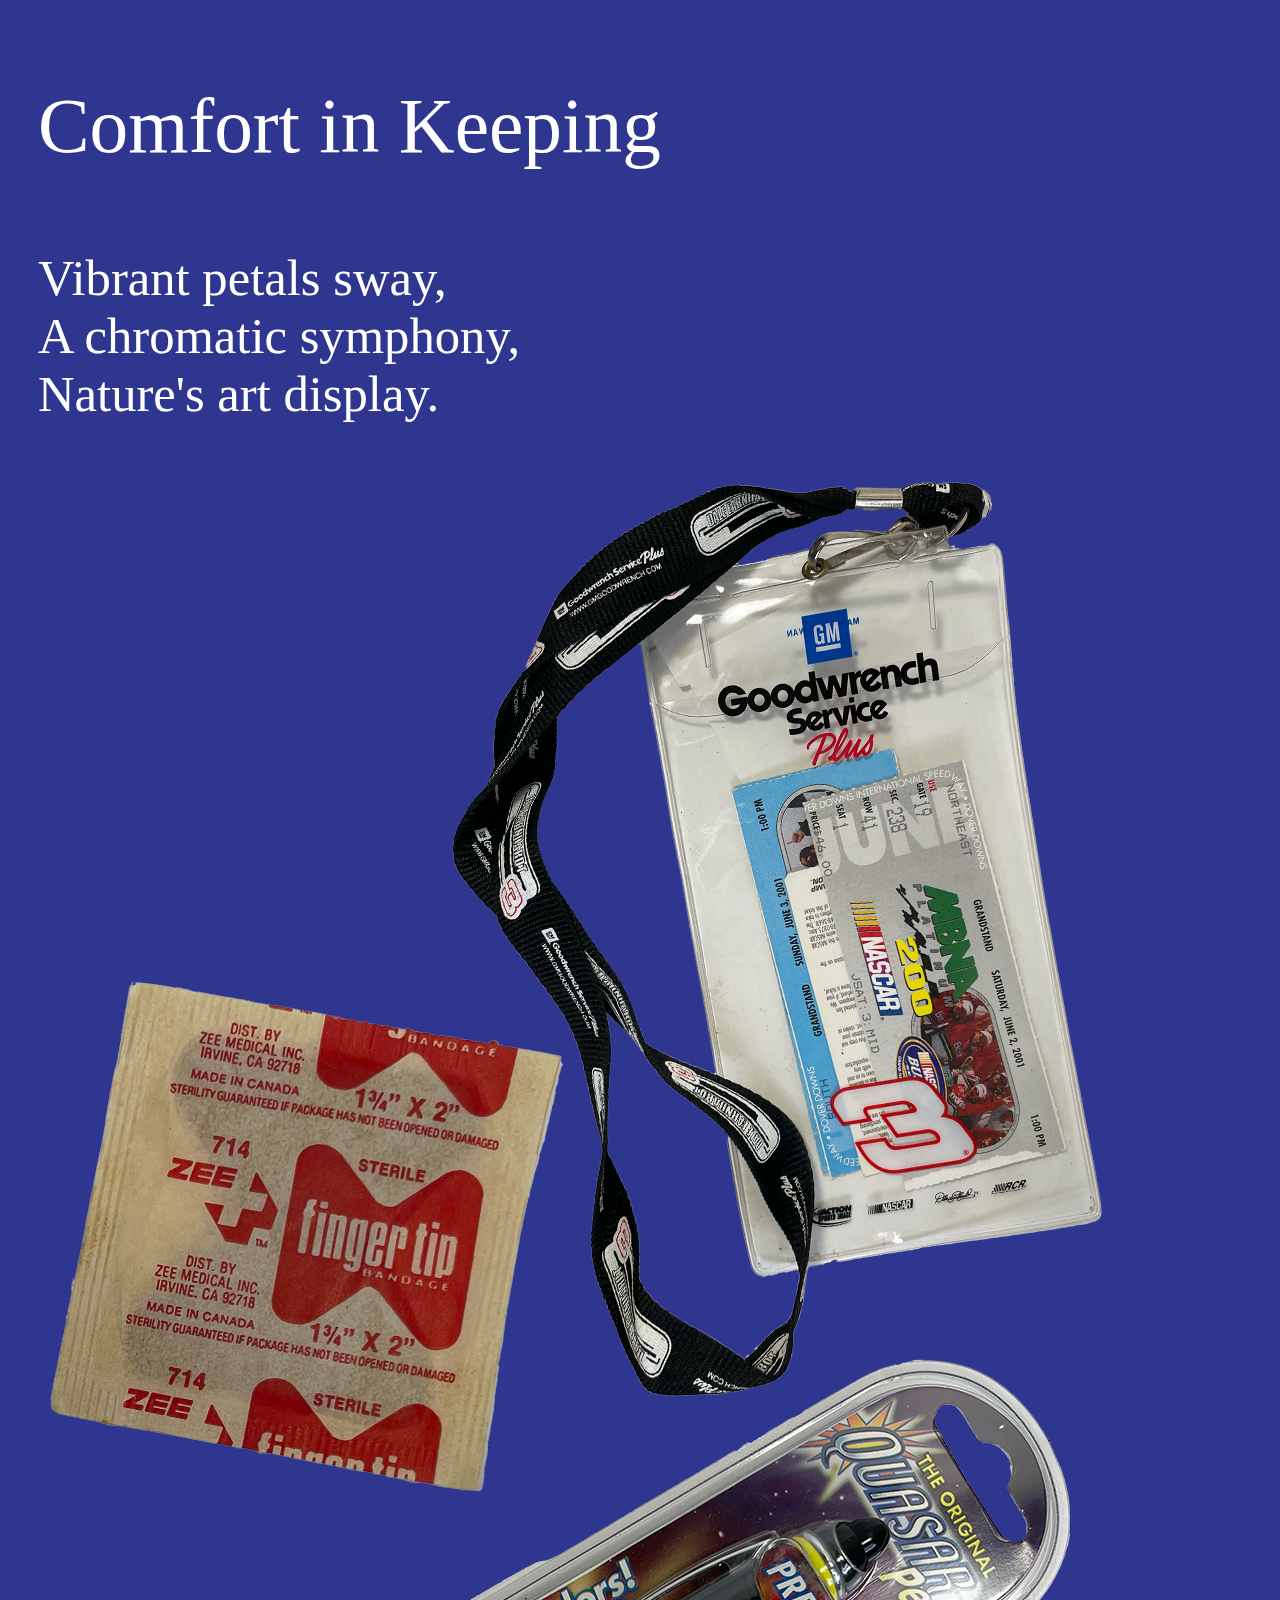
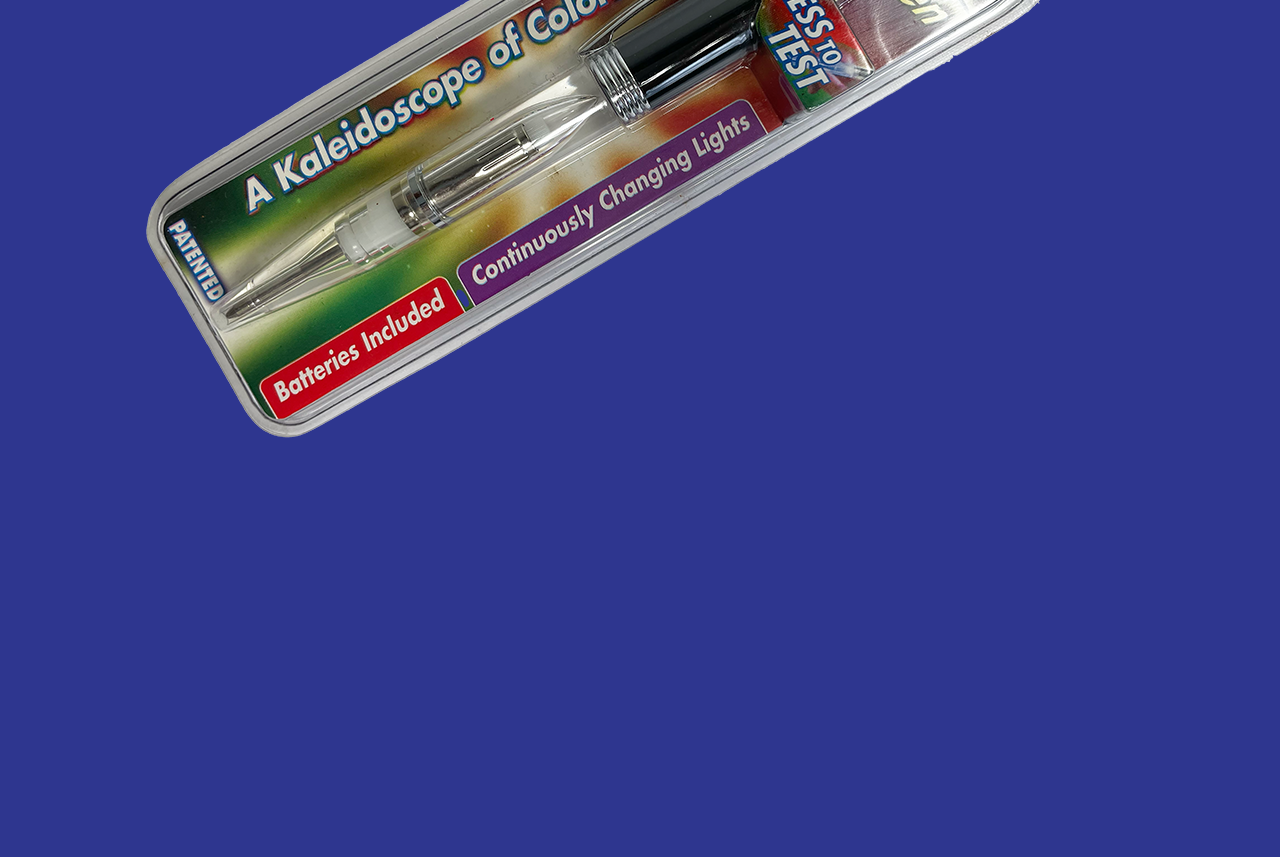
<file: page7.html>
<!DOCTYPE html>
<html>
  <head>
  
    <title>Jojo Delgado Senior Project</title>
    <link rel="stylesheet" href="homestyle.css">
    
  </head>

  <body>

<center> 

 <div class="container">

<!-- Image Map Generated by http://www.image-map.net/ -->
<img src="images/page7.png" usemap="#image-map">

<map name="image-map">
    <area target="" alt="" title="" href="http://comfortinkeeping.com/" coords="731,473,985,485,994,559,1097,1210,810,1258,772,1371,640,1388,579,1242,590,1125,558,1005,485,909,438,843,481,766,485,696,518,650,571,554,672,492" shape="poly">
    <area target="" alt="" title="" href="http://comfortinkeeping.com/" coords="120,979,553,1048,476,1482,39,1407" shape="poly">
    <area target="" alt="" title="" href="http://comfortinkeeping.com/page8.html" coords="125,1815,269,2033,1021,1611,1062,1504,1022,1402,903,1349,349,1652" shape="poly">
</map>

</div>

</center> 

<div class="left">

<p style= "font-size: 58pt">  Comfort in Keeping </p> 

<p style= "font-size: 38pt"> Vibrant petals sway, <br>
A chromatic symphony, <br>
Nature's art display.
</div>


</body>
 
 
</html>
</file>
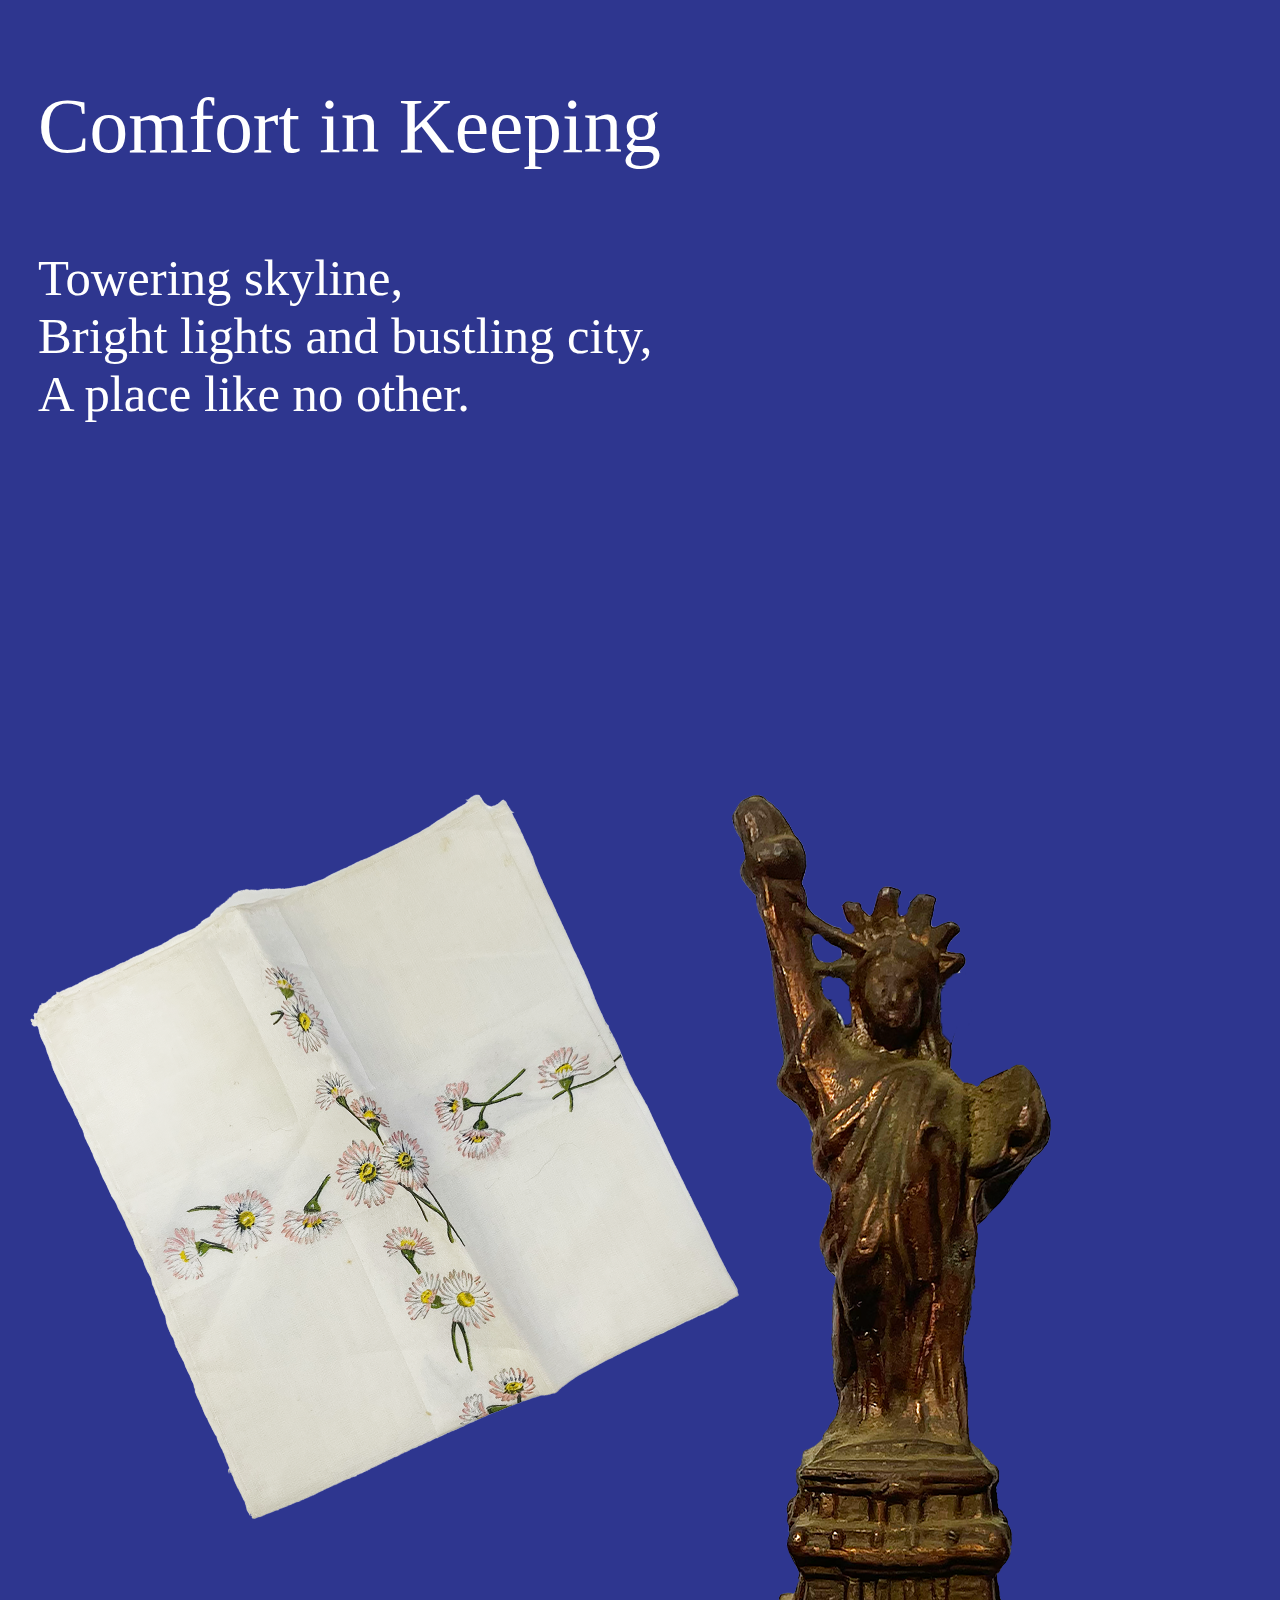
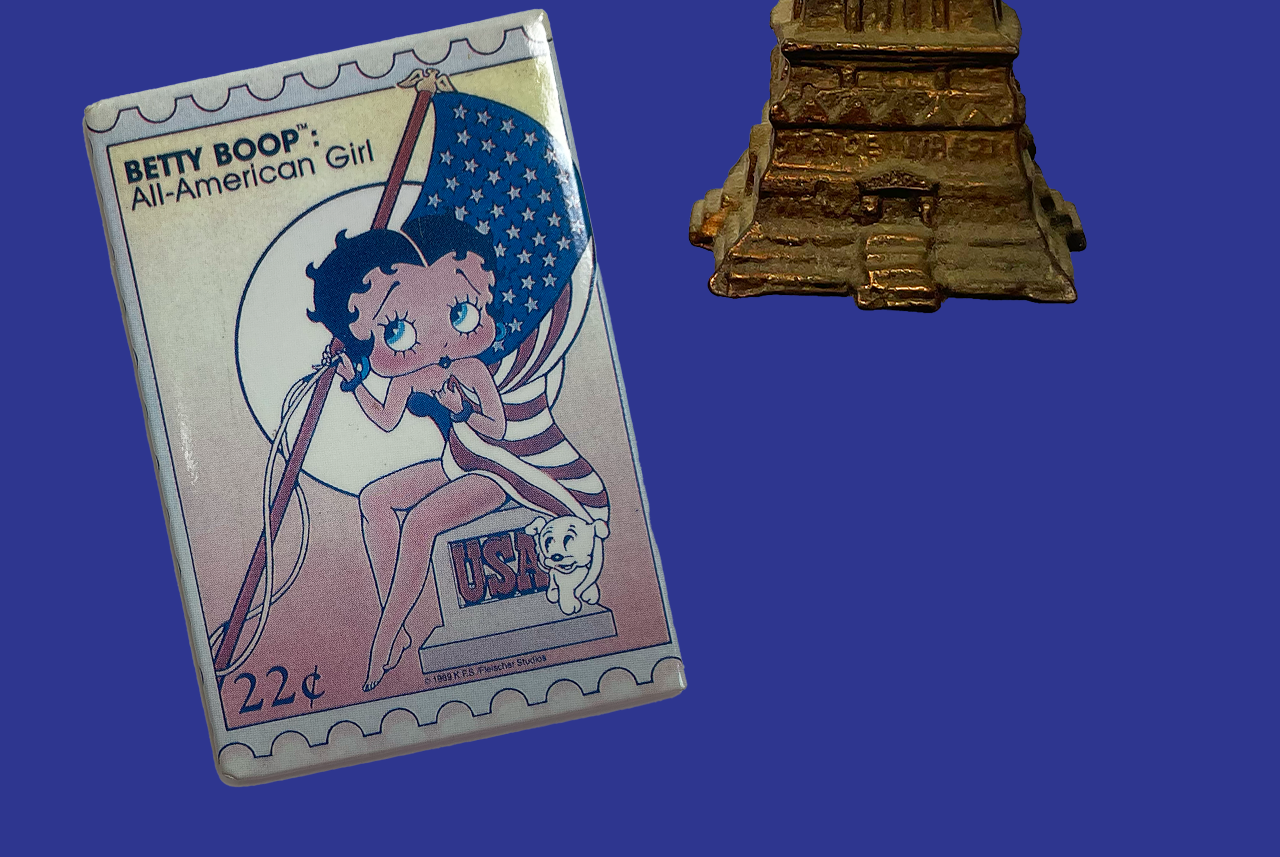
<file: page8.html>
<!DOCTYPE html>
<html>
  <head>
  
    <title>Jojo Delgado Senior Project</title>
    <link rel="stylesheet" href="homestyle.css">
    
  </head>

  <body>

<center> 

 <div class="container">

<!-- Image Map Generated by http://www.image-map.net/ -->
<img src="images/page8.png" usemap="#image-map">

<map name="image-map">
    <area target="" alt="" title="" href="http://comfortinkeeping.com/" coords="217,2385,681,2278,533,1603,69,1703" shape="poly">
    <area target="" alt="" title="" href="http://comfortinkeeping.com/" coords="244,1514,733,1286,486,784,26,1006" shape="poly">
    <area target="" alt="" title="" href="http://comfortinkeeping.com/page9.html" coords="681,1814,705,1882,1061,1893,1082,1831,1031,1755,1009,1617,988,1569,1009,1526,962,1433,971,1221,1043,1127,1020,1050,951,1073,933,982,968,949,922,884,871,881,814,908,792,822,751,781,716,805,780,1051,814,1189,824,1275,819,1424,785,1491,782,1582,750,1710" shape="poly">
</map>

</div>

</center> 

<div class="left">

<p style= "font-size: 58pt">  Comfort in Keeping </p> 

<p style= "font-size: 38pt"> Towering skyline, <br>
Bright lights and bustling city, <br>
A place like no other.
</div>


</body>
 
 
</html>
</file>
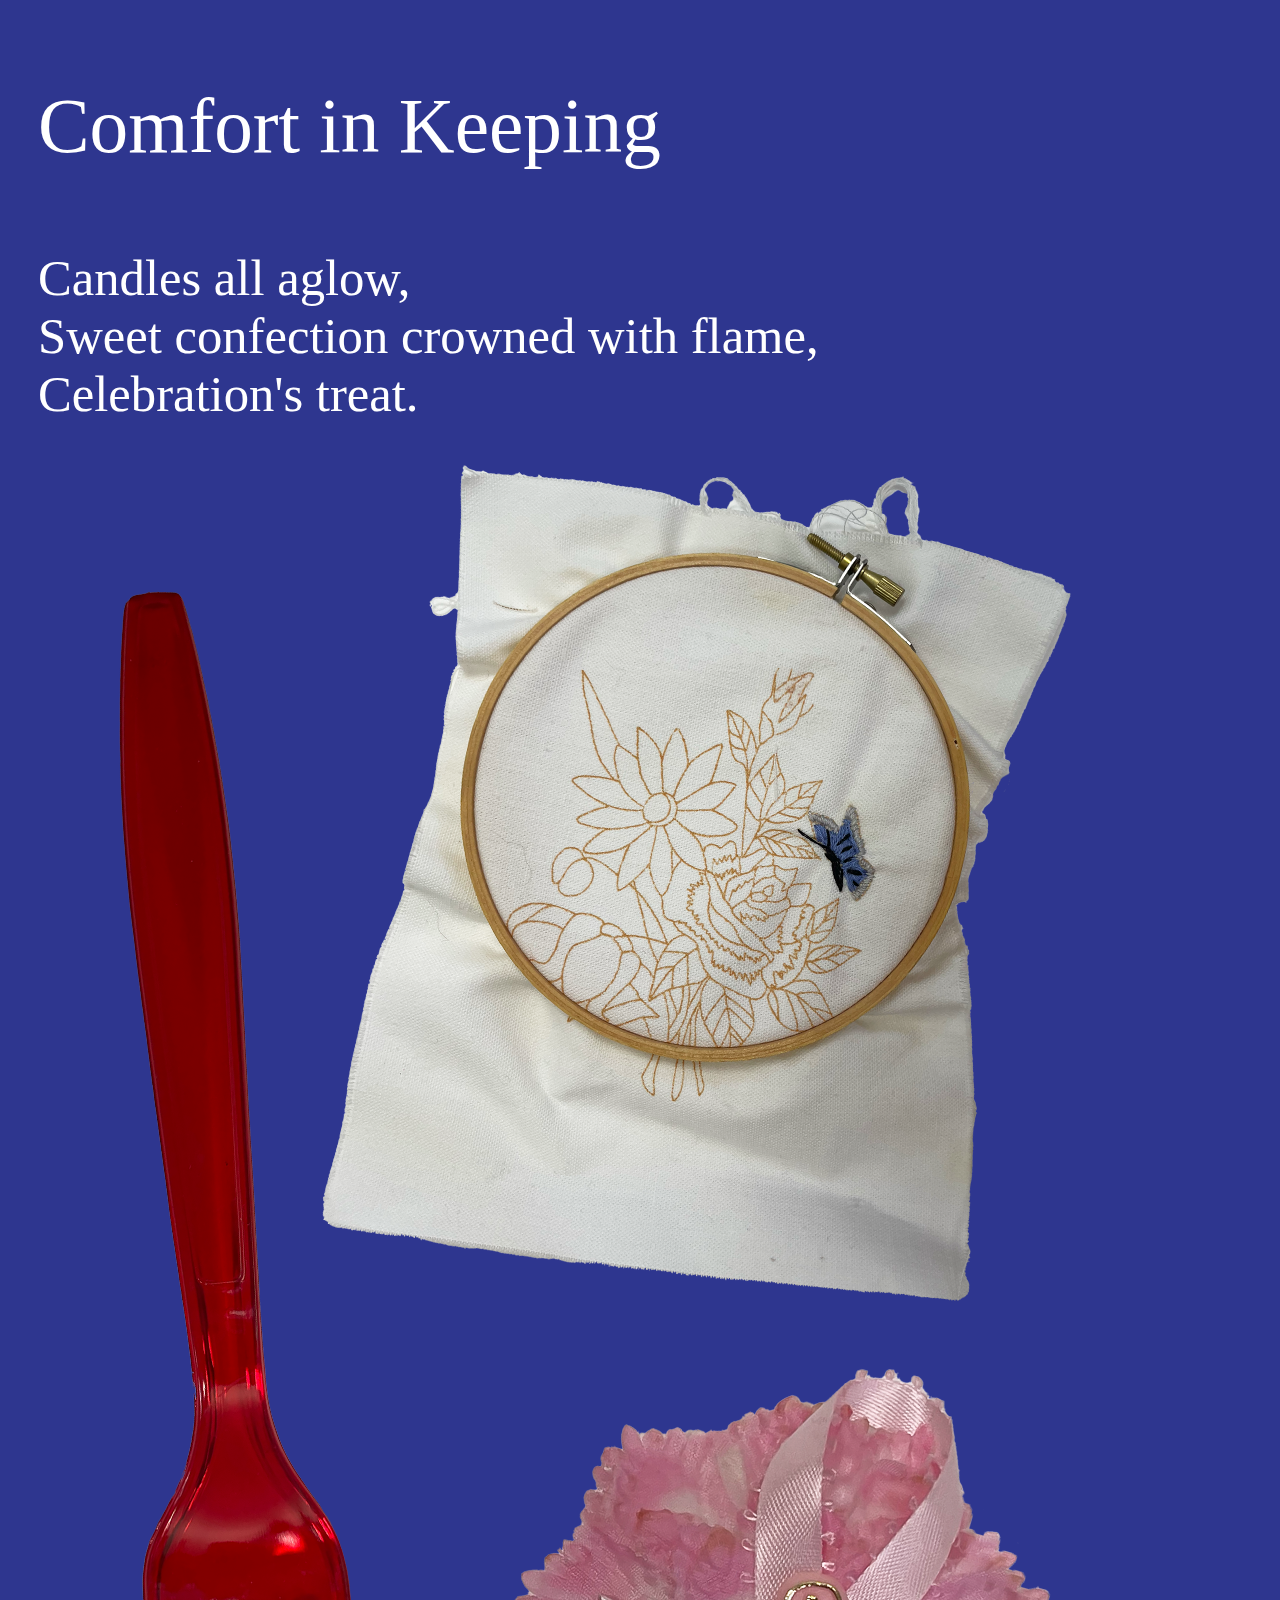
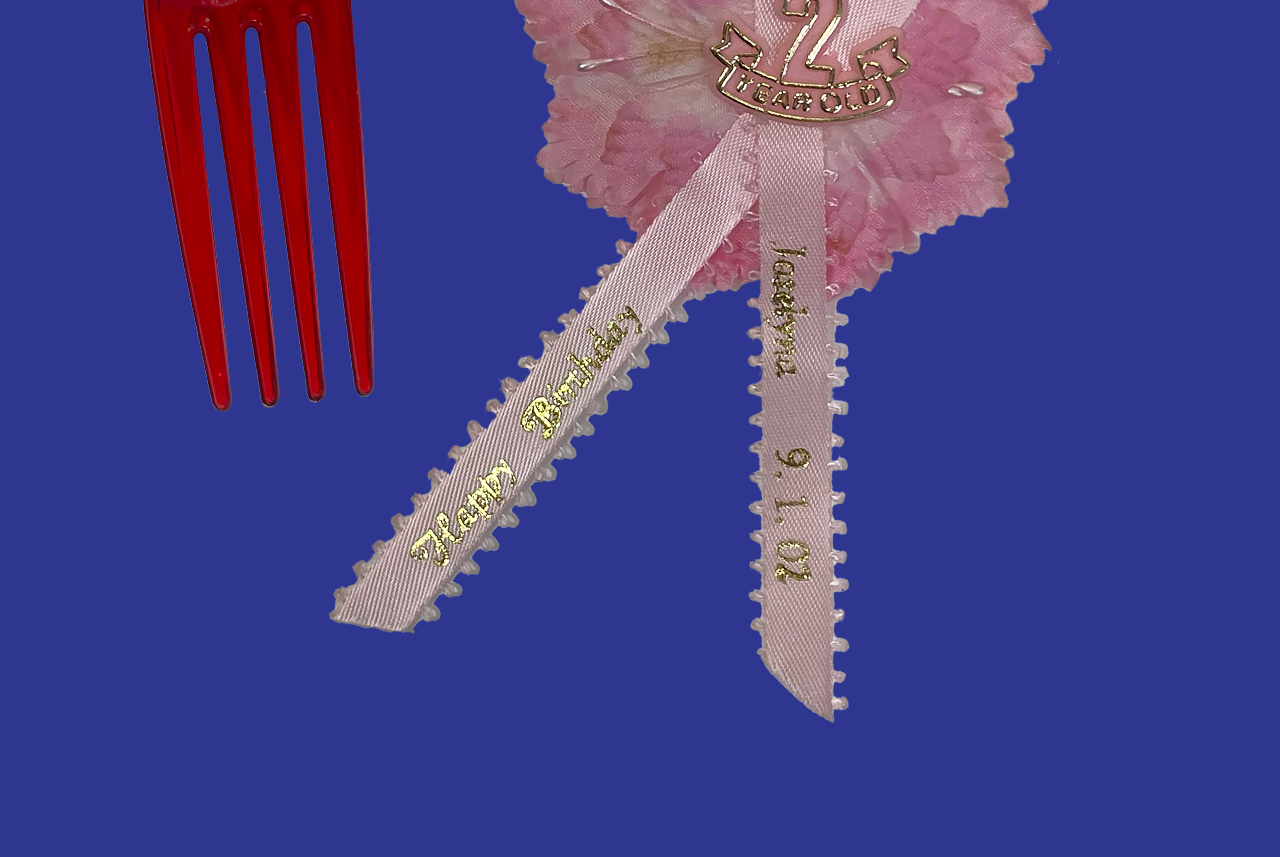
<file: page9.html>
<!DOCTYPE html>
<html>
  <head>
  
    <title>Jojo Delgado Senior Project</title>
    <link rel="stylesheet" href="homestyle.css">
    
  </head>

  <body>

<center> 

 <div class="container">

<!-- Image Map Generated by http://www.image-map.net/ -->
<img src="images/page9.png" usemap="#image-map">

<map name="image-map">
    <area target="" alt="" title="" href="http://comfortinkeeping.com/" coords="458,472,733,492,910,536,1057,590,986,770,953,911,962,1061,957,1296,314,1211,372,946,430,765" shape="poly">
    <area target="" alt="" title="" href="http://comfortinkeeping.com/" coords="117,595,170,587,212,716,243,1027,260,1350,267,1435,318,1500,339,1555,368,1984,202,2006,138,1658,138,1544,179,1448,180,1340,154,1205,117,907,109,634" shape="poly">
    <area target="" alt="" title="" href="http://comfortinkeeping.com/page10.html" coords="320,2213,412,2225,684,1898,756,1873,750,2245,827,2315,834,1891,999,1800,1039,1644,966,1507,932,1395,846,1363,721,1414,616,1423,508,1588,549,1695,533,1761,629,1826" shape="poly">
</map>

</div>

</center> 

<div class="left">

<p style= "font-size: 58pt">  Comfort in Keeping </p> 

<p style= "font-size: 38pt"> Candles all aglow, <br>
Sweet confection crowned with flame,<br>

Celebration's treat.
</div>


</body>
 
 
</html>
</file>
<file: homestyle.css>
body{
  background-color:#2e368f;
  font-size:14pt;
  color:white;
  font-family: EB Garamond, serif;
  max-width: 600px;
}


.container {
  position: relative;
  text-align: center;
  color: white;
}


.left {
  position: absolute;
  top: 5px;
  margin-left: 30px;
}
</file>
